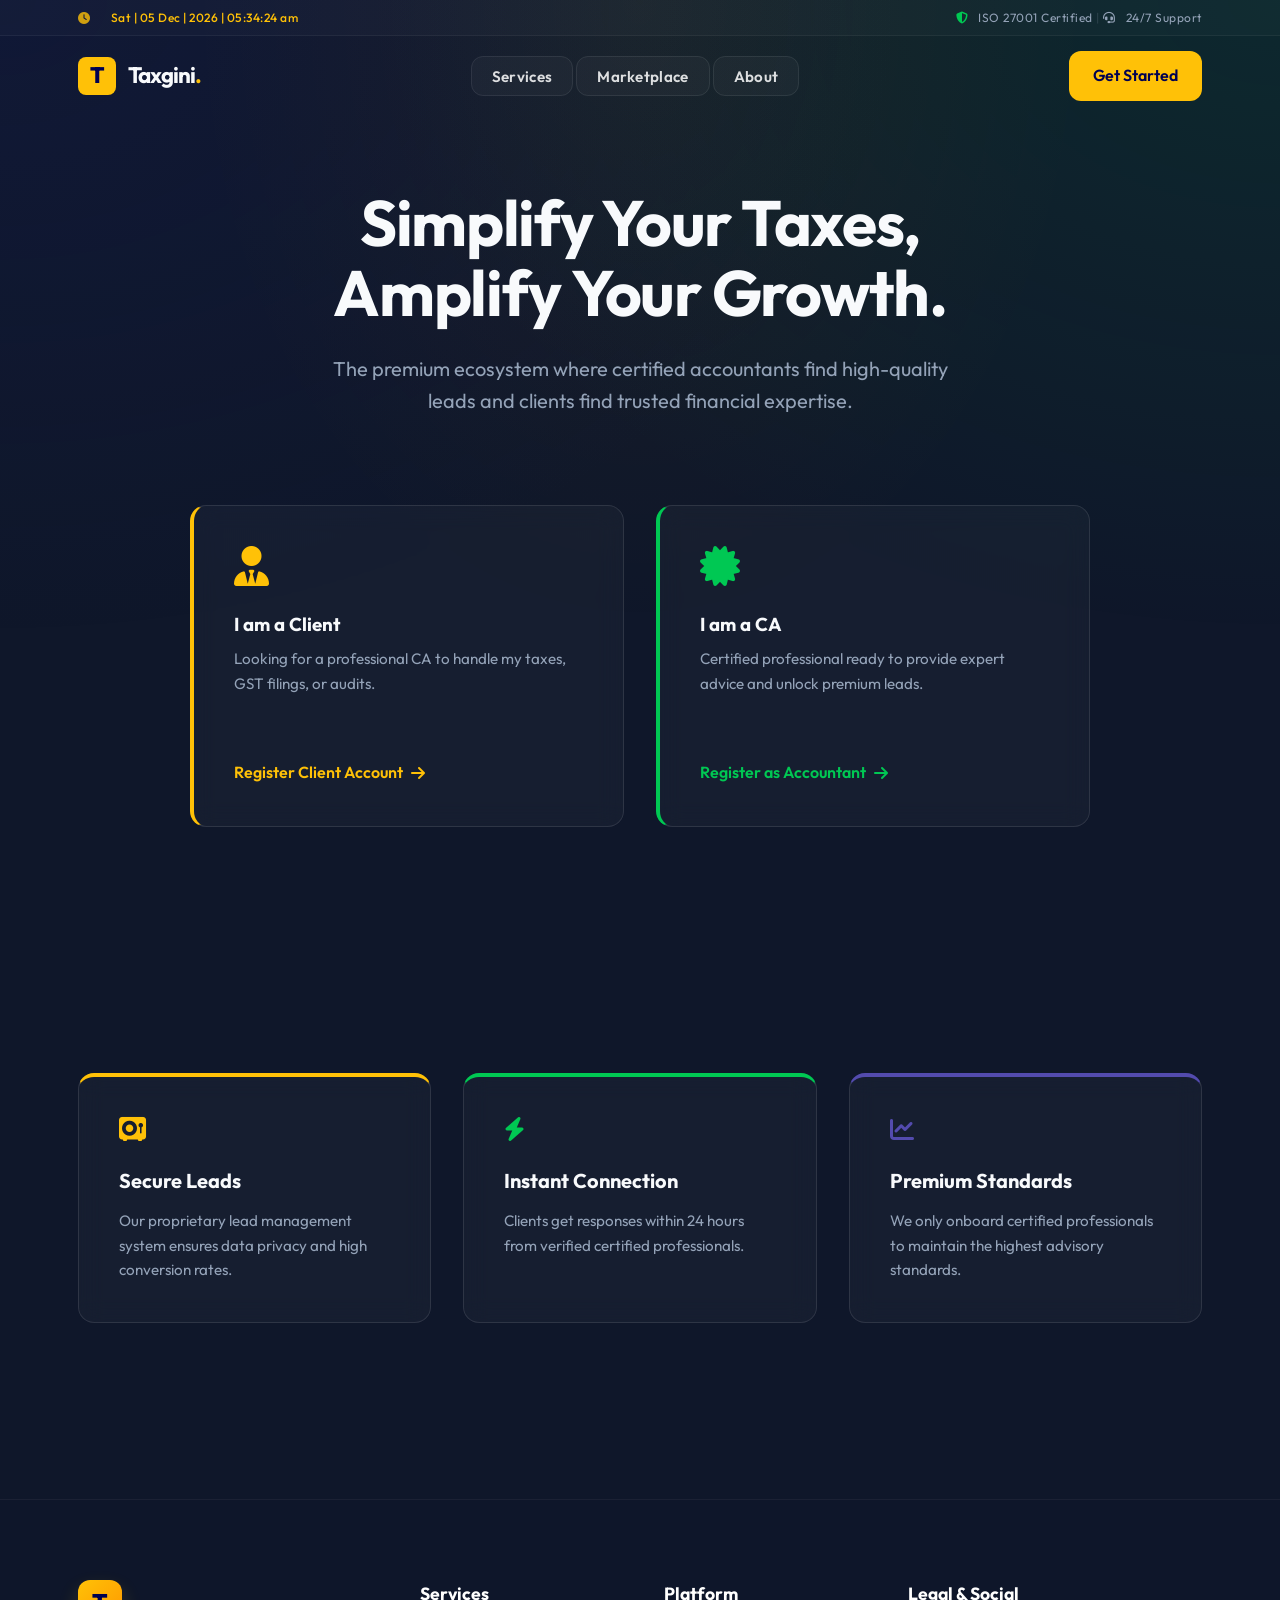
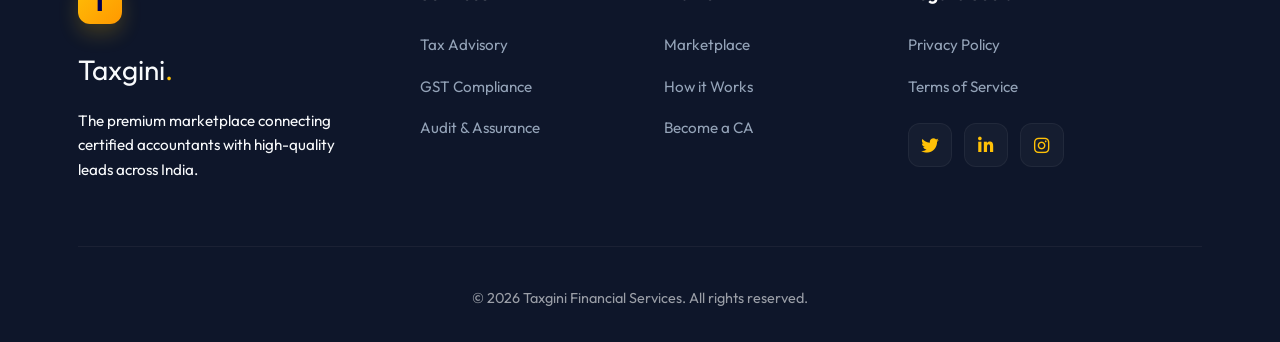
<file: index.html>
<!DOCTYPE html>
<html lang="en">
<head>
    <meta charset="UTF-8">
    <meta name="viewport" content="width=device-width, initial-scale=1.0">
    <title>Taxgini | Premium Tax Advisory & Lead Marketplace</title>
    <meta name="description" content="Taxgini connects certified accountants with clients for seamless tax advisory and compliance services.">
    <link rel="stylesheet" href="css/index.css">
    <link rel="stylesheet" href="css/optimize.css">
    <link rel="stylesheet" href="https://cdnjs.cloudflare.com/ajax/libs/font-awesome/6.4.0/css/all.min.css">
</head>
<body>
    <div class="bg-mesh"></div>

    <header id="main-header"></header>

    <!-- Hero Section -->
    <main class="container">
        <section class="hero fade-in">
            <h1>Simplify Your Taxes, <br><span class="title-gradient">Amplify Your Growth.</span></h1>
            <p>The premium ecosystem where certified accountants find high-quality leads and clients find trusted financial expertise.</p>
            
            <div class="cta-grid">
                <!-- Client CTA -->
                <a href="register.html?type=client" class="glass cta-card client" id="heroClientLink" style="text-decoration: none; color: inherit;">
                    <i class="fas fa-user-tie" style="font-size: 2.5rem; color: var(--secondary); margin-bottom: 1.5rem;"></i>
                    <h3>I am a Client</h3>
                    <p style="margin-top: 0.5rem; font-size: 0.95rem;">Looking for a professional CA to handle my taxes, GST filings, or audits.</p>
                    <div style="margin-top: 1.5rem; display: flex; align-items: center; gap: 0.5rem; font-weight: 600; color: var(--secondary);">
                        Register Client Account <i class="fas fa-arrow-right"></i>
                    </div>
                </a>

                <!-- CA CTA -->
                <a href="register.html?type=ca" class="glass cta-card ca" id="heroCaLink" style="text-decoration: none; color: inherit;">
                    <i class="fas fa-certificate" style="font-size: 2.5rem; color: var(--success); margin-bottom: 1.5rem;"></i>
                    <h3>I am a CA</h3>
                    <p style="margin-top: 0.5rem; font-size: 0.95rem;">Certified professional ready to provide expert advice and unlock premium leads.</p>
                    <div style="margin-top: 1.5rem; display: flex; align-items: center; gap: 0.5rem; font-weight: 600; color: var(--success);">
                        Register as Accountant <i class="fas fa-arrow-right"></i>
                    </div>
                </a>
            </div>
        </section>

        <!-- Features -->
        <section class="features-grid">
            <div class="glass" style="padding: 2.5rem; border-top: 4px solid var(--secondary);">
                <i class="fas fa-vault" style="font-size: 1.5rem; color: var(--secondary); margin-bottom: 1.5rem;"></i>
                <h4 style="font-size: 1.25rem;">Secure Leads</h4>
                <p style="color: var(--text-secondary); font-size: 0.95rem; margin-top: 0.75rem;">Our proprietary lead management system ensures data privacy and high conversion rates.</p>
            </div>
            <div class="glass" style="padding: 2.5rem; border-top: 4px solid var(--success);">
                <i class="fas fa-bolt" style="font-size: 1.5rem; color: var(--success); margin-bottom: 1.5rem;"></i>
                <h4 style="font-size: 1.25rem;">Instant Connection</h4>
                <p style="color: var(--text-secondary); font-size: 0.95rem; margin-top: 0.75rem;">Clients get responses within 24 hours from verified certified professionals.</p>
            </div>
            <div class="glass" style="padding: 2.5rem; border-top: 4px solid var(--primary-light);">
                <i class="fas fa-chart-line" style="font-size: 1.5rem; color: var(--primary-light); margin-bottom: 1.5rem;"></i>
                <h4 style="font-size: 1.25rem;">Premium Standards</h4>
                <p style="color: var(--text-secondary); font-size: 0.95rem; margin-top: 0.75rem;">We only onboard certified professionals to maintain the highest advisory standards.</p>
            </div>
        </section>
    </main>

    <footer id="main-footer"></footer>

    <script type="module">
        import Taxgini from './js/function.js';
        const user = Taxgini.checkSession();
        if (user) {
            const dashboardUrl = user.type === 'ca' ? 'ca-dashboard.html' : 'client-dashboard.html';
            document.getElementById('heroClientLink').href = dashboardUrl;
            document.getElementById('heroCaLink').href = dashboardUrl;
        }
    </script>
</body>
</html>
</file>
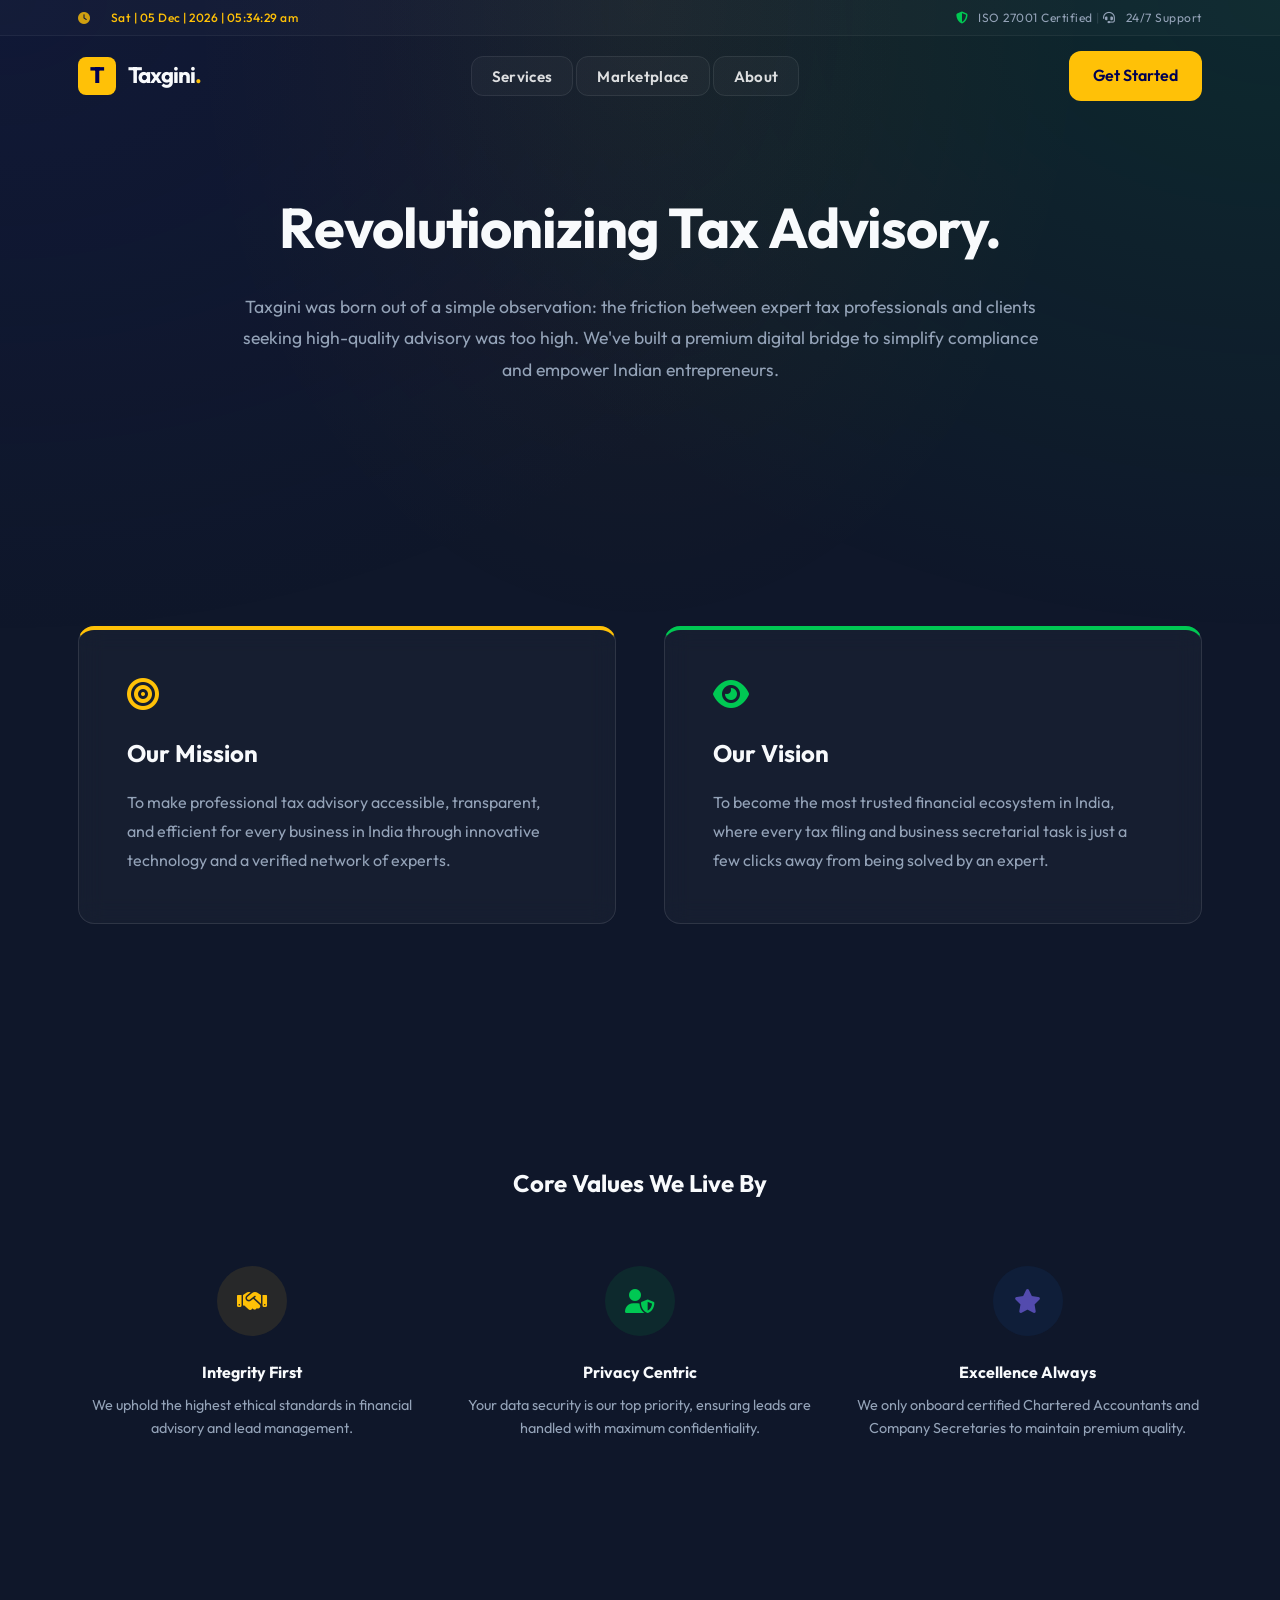
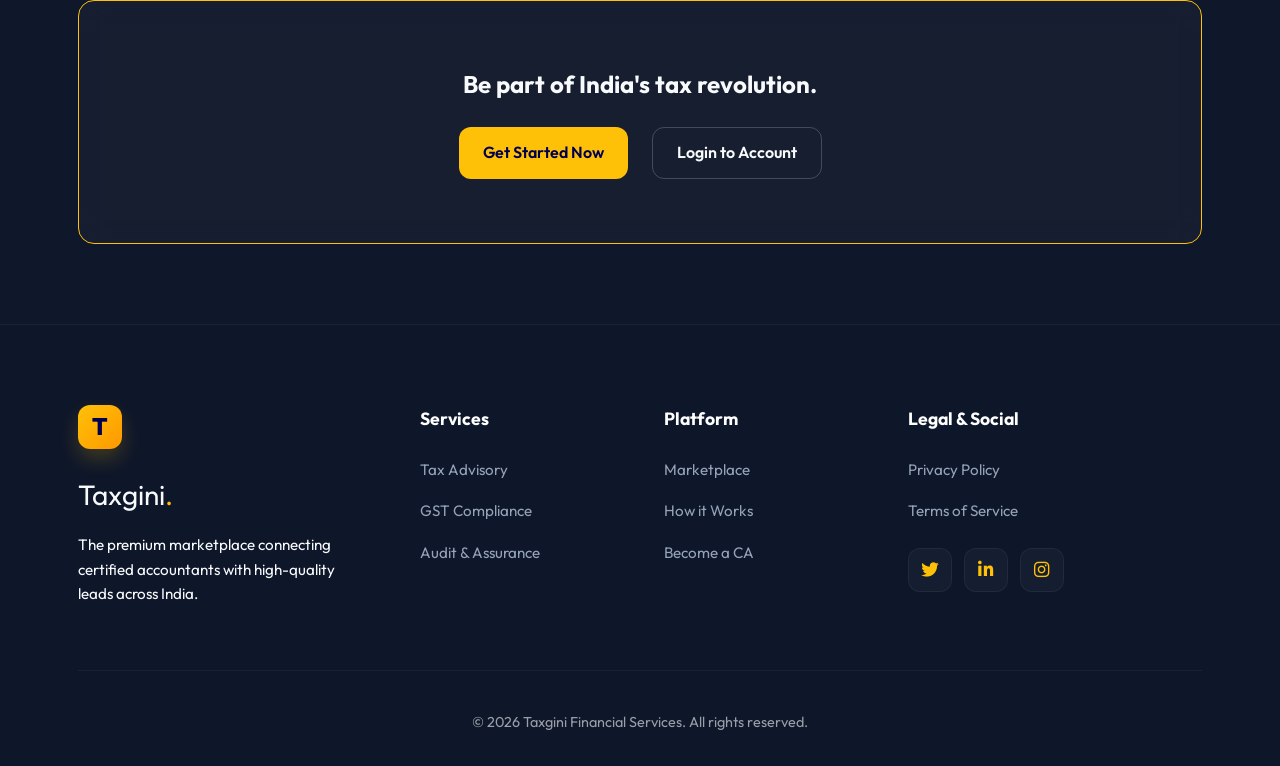
<file: about.html>
<!DOCTYPE html>
<html lang="en">
<head>
    <meta charset="UTF-8">
    <meta name="viewport" content="width=device-width, initial-scale=1.0">
    <title>About Us | Taxgini</title>
    <link rel="stylesheet" href="css/index.css">
    <link rel="stylesheet" href="css/optimize.css">
    <link rel="stylesheet" href="https://cdnjs.cloudflare.com/ajax/libs/font-awesome/6.4.0/css/all.min.css">
</head>
<body>
    <div class="bg-mesh"></div>

    <header id="main-header"></header>

    <main class="container">
        <section style="padding: 5rem 0; text-align: center;" class="fade-in">
            <h1 style="font-size: 3.5rem; margin-bottom: 2rem;">Revolutionizing <span class="title-gradient">Tax Advisory.</span></h1>
            <p style="max-width: 800px; margin: 0 auto; color: var(--text-secondary); line-height: 1.8; font-size: 1.1rem;">Taxgini was born out of a simple observation: the friction between expert tax professionals and clients seeking high-quality advisory was too high. We've built a premium digital bridge to simplify compliance and empower Indian entrepreneurs.</p>
        </section>

        <!-- Mission & Vision -->
        <section style="display: grid; grid-template-columns: 1fr 1fr; gap: 3rem; margin: 4rem 0;">
            <div class="glass" style="padding: 3rem; border-top: 4px solid var(--secondary);">
                <i class="fas fa-bullseye" style="font-size: 2rem; color: var(--secondary); margin-bottom: 1.5rem;"></i>
                <h2 style="margin-bottom: 1rem;">Our Mission</h2>
                <p style="color: var(--text-secondary); line-height: 1.8;">To make professional tax advisory accessible, transparent, and efficient for every business in India through innovative technology and a verified network of experts.</p>
            </div>
            <div class="glass" style="padding: 3rem; border-top: 4px solid var(--success);">
                <i class="fas fa-eye" style="font-size: 2rem; color: var(--success); margin-bottom: 1.5rem;"></i>
                <h2 style="margin-bottom: 1rem;">Our Vision</h2>
                <p style="color: var(--text-secondary); line-height: 1.8;">To become the most trusted financial ecosystem in India, where every tax filing and business secretarial task is just a few clicks away from being solved by an expert.</p>
            </div>
        </section>

        <!-- Core Values -->
        <section style="padding: 5rem 0;">
            <h2 style="text-align: center; margin-bottom: 4rem;">Core Values We Live By</h2>
            <div style="display: grid; grid-template-columns: repeat(3, 1fr); gap: 2.5rem;">
                <div style="text-align: center;">
                    <div style="width: 70px; height: 70px; background: rgba(251, 192, 45, 0.1); border-radius: 50%; display: flex; align-items: center; justify-content: center; margin: 0 auto 1.5rem; color: var(--secondary); font-size: 1.5rem;">
                         <i class="fas fa-handshake"></i>
                    </div>
                    <h4>Integrity First</h4>
                    <p style="color: var(--text-secondary); font-size: 0.9rem; margin-top: 0.5rem;">We uphold the highest ethical standards in financial advisory and lead management.</p>
                </div>
                <div style="text-align: center;">
                    <div style="width: 70px; height: 70px; background: rgba(0, 200, 83, 0.1); border-radius: 50%; display: flex; align-items: center; justify-content: center; margin: 0 auto 1.5rem; color: var(--success); font-size: 1.5rem;">
                         <i class="fas fa-user-shield"></i>
                    </div>
                    <h4>Privacy Centric</h4>
                    <p style="color: var(--text-secondary); font-size: 0.9rem; margin-top: 0.5rem;">Your data security is our top priority, ensuring leads are handled with maximum confidentiality.</p>
                </div>
                <div style="text-align: center;">
                    <div style="width: 70px; height: 70px; background: rgba(21, 101, 192, 0.1); border-radius: 50%; display: flex; align-items: center; justify-content: center; margin: 0 auto 1.5rem; color: var(--primary-light); font-size: 1.5rem;">
                         <i class="fas fa-star"></i>
                    </div>
                    <h4>Excellence Always</h4>
                    <p style="color: var(--text-secondary); font-size: 0.9rem; margin-top: 0.5rem;">We only onboard certified Chartered Accountants and Company Secretaries to maintain premium quality.</p>
                </div>
            </div>
        </section>

        <!-- CTA -->
        <section class="glass" style="margin: 5rem 0; padding: 4rem; text-align: center; border: 1px solid var(--secondary);">
            <h2 style="margin-bottom: 1.5rem;">Be part of India's tax revolution.</h2>
            <div style="display: flex; gap: 1.5rem; justify-content: center;">
                <a href="register.html" class="btn btn-primary btn-lg">Get Started Now</a>
                <a href="login.html" class="btn btn-outline btn-lg">Login to Account</a>
            </div>
        </section>
    </main>

    <footer id="main-footer"></footer>

    <script type="module">
        import Taxgini from './js/function.js';
        // Global UI initialized via shared module
    </script>
</body>
</html>
</file>
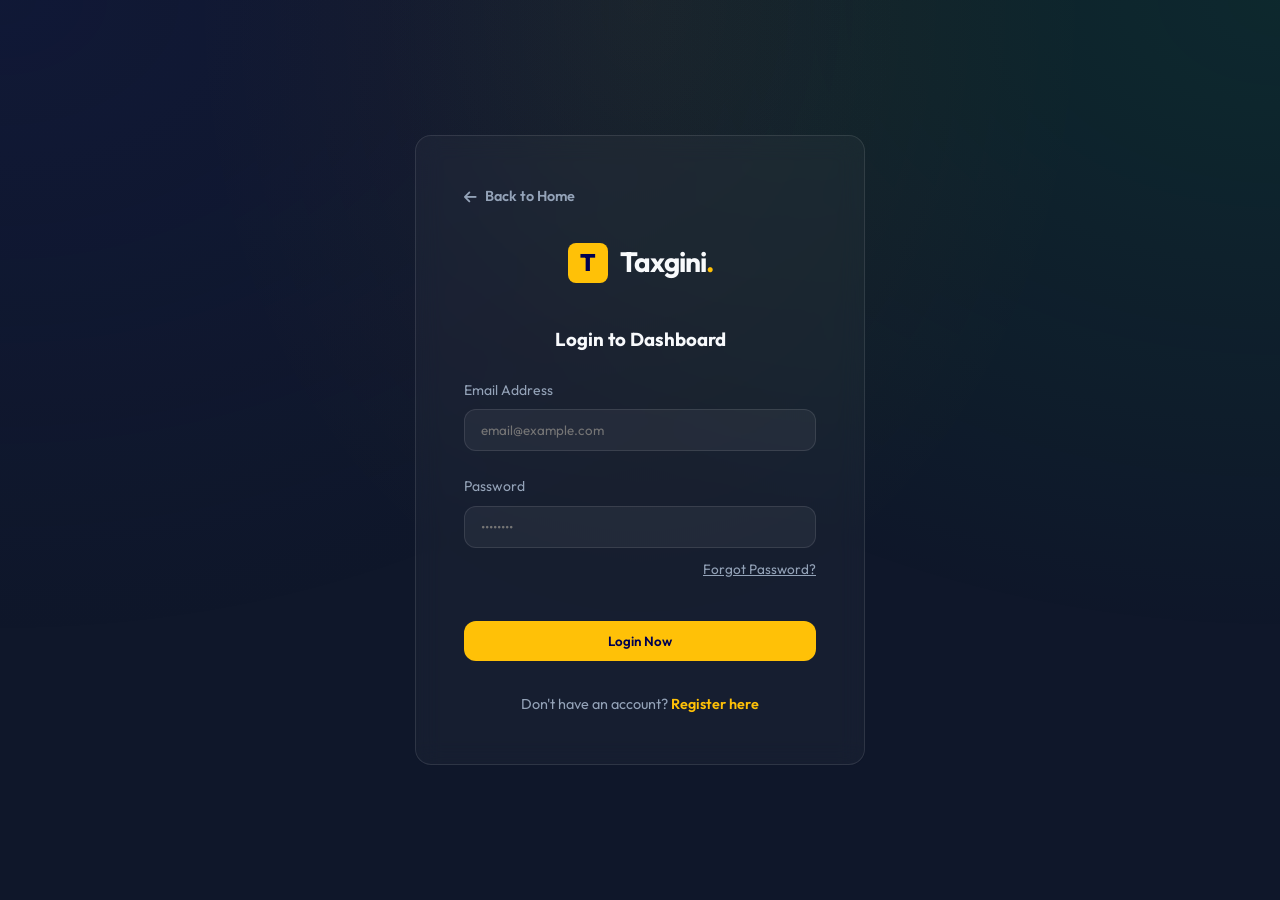
<file: ca-dashboard.html>
<!DOCTYPE html>
<html lang="en">
<head>
    <meta charset="UTF-8">
    <meta name="viewport" content="width=device-width, initial-scale=1.0">
    <title>CA Dashboard | Taxgini Marketplace</title>
    <link rel="stylesheet" href="css/index.css">
    <link rel="stylesheet" href="css/optimize.css">
    <link rel="stylesheet" href="https://cdnjs.cloudflare.com/ajax/libs/font-awesome/6.4.0/css/all.min.css">
    <style>
        .lead-detail-locked {
            filter: blur(4px);
            user-select: none;
            opacity: 0.5;
        }
    </style>
</head>
<body>
    <div class="bg-mesh"></div>

    <header id="main-header"></header>

    <div class="dash-layout container">
        <aside class="sidebar glass">
            <div style="margin-bottom: 3rem;">
                <div style="color: var(--secondary); font-size: 0.75rem; font-weight: 700; letter-spacing: 2px; margin-bottom: 0.5rem;">DASHBOARD</div>
                <h3 style="font-size: 1.25rem;">CA Dashboard</h3>
            </div>
            
            <nav style="display: flex; flex-direction: column; gap: 1rem;">
                <a href="ca-dashboard.html" class="nav-item active glass-pill" style="display: flex; align-items: center; text-decoration: none;"><i class="fas fa-home" style="margin-right: 0.75rem;"></i> Overview</a>
                <a href="Leads.html" class="nav-item glass-pill" style="display: flex; align-items: center; text-decoration: none;"><i class="fas fa-store" style="margin-right: 0.75rem;"></i> Browse Leads</a>
                <a href="wallet.html" class="nav-item glass-pill" style="display: flex; align-items: center; text-decoration: none;"><i class="fas fa-wallet" style="margin-right: 0.75rem;"></i> My Wallet</a>
            </nav>
 
            <div style="margin-top: auto; padding-top: 3rem; border-top: 1px solid rgba(255,255,255,0.05);">
                <a href="https://wa.me/918051648462" class="btn btn-outline" style="width: 100%; border-color: var(--secondary); color: var(--secondary); margin-bottom: 1.5rem; font-size: 0.85rem; justify-content: flex-start;">
                    <i class="fas fa-headset" style="margin-right: 0.5rem;"></i> Live Support
                </a>
                
                <div style="font-size: 0.75rem; color: var(--text-secondary); margin-bottom: 2rem;">
                    <div style="display: flex; align-items: center; gap: 0.5rem; margin-bottom: 0.5rem;">
                        <i class="fas fa-shield-alt" style="color: var(--success);"></i> ISO 27001 Certified
                    </div>
                </div>
 
                <button id="logoutBtn" class="nav-item" style="color: #ef4444; width: 100%; border: none; background: transparent; cursor: pointer; text-align: left; display: flex; align-items: center; padding: 0.5rem 0;">
                    <i class="fas fa-sign-out-alt" style="margin-right: 0.75rem;"></i> Logout
                </button>
            </div>
        </aside>
 
        <main class="main-content">
            <header style="margin-bottom: 3rem;">
                <h2 class="title-gradient" id="welcomeUser">CA Marketplace</h2>
                <p style="color: var(--text-secondary); font-size: 0.9rem;">Grow your practice with premium verified leads.</p>
            </header>
 
            <div id="marketplaceView">
                <div class="stats-grid">
                    <div class="glass stat-card" style="border-left: 4px solid var(--secondary);">
                        <div style="color: var(--text-secondary); font-size: 0.85rem;">Marketplace Leads</div>
                        <div class="value" id="availCount">0</div>
                        <a href="Leads.html" style="font-size: 0.75rem; color: var(--secondary); text-decoration: none;">Browse Leads <i class="fas fa-arrow-right"></i></a>
                    </div>
                    <div class="glass stat-card" style="border-left: 4px solid var(--success);">
                        <div style="color: var(--text-secondary); font-size: 0.85rem;">Wallet Balance</div>
                        <div class="value" id="walletBalance">₹0</div>
                    </div>
                    <div class="glass stat-card" style="border-left: 4px solid var(--primary-light);">
                        <div style="color: var(--text-secondary); font-size: 0.85rem;">Active Leads</div>
                        <div class="value">24</div>
                    </div>
                </div>
 
                <div class="glass" style="padding: clamp(1.5rem, 5vw, 2.5rem); min-height: 400px;">
                    <header style="display: flex; justify-content: space-between; align-items: center; margin-bottom: 2rem; flex-wrap: wrap; gap: 1rem;">
                         <h3 style="margin-bottom: 0;">Featured Leads</h3>
                         <a href="Leads.html" class="btn btn-outline btn-sm">View All Leads</a>
                    </header>
                    <div class="lead-grid" id="marketLeads">
                        <!-- Marketplace leads injected here -->
                    </div>
                </div>
            </div>
 
            <div id="cabinetView" style="display: none;">
                <div class="glass" style="padding: clamp(1.5rem, 5vw, 2.5rem);">
                    <h3 style="margin-bottom: 1.5rem;">My Cabinet (Acquired Leads)</h3>
                    <div class="lead-grid" id="purchasedLeads">
                        <!-- Cabinet leads injected here -->
                    </div>
                </div>
            </div>
        </main>
    </div>

    <footer id="main-footer"></footer>

    <script type="module">
        import Storage from './js/storage.js';
        import Taxgini from './js/function.js';
        import LeadsVault from './js/leadsvault.js';

        const user = Taxgini.checkSession();
        if (!user || user.type !== 'ca') {
            window.location.href = 'login.html';
        }

        // Initialize UI with user data
        document.getElementById('welcomeUser').textContent = `${user.name}'s Dashboard`;
        document.getElementById('profileImg').src = `https://ui-avatars.com/api/?name=${encodeURIComponent(user.name)}&background=00c853&color=fff`;
        if (user.licenseNo) {
            document.getElementById('caLicense').textContent = user.licenseNo;
        }

        document.getElementById('logoutBtn').onclick = () => Taxgini.logout();

        const marketView = document.getElementById('marketplaceView');
        const cabinetView = document.getElementById('cabinetView');
        
        // Navigation logic for Dashboard links (since we consolidated)
        const marketLeadsContainer = document.getElementById('marketLeads');
        const purchasedLeadsContainer = document.getElementById('purchasedLeads');
        const availCountElem = document.getElementById('availCount');
        const walletBalanceElem = document.getElementById('walletBalance');
        const walletSideElem = document.getElementById('walletSide');

        function updateUI() {
            // Get freshest user data
            const currentUser = Storage.getCurrentUser();
            const availLeads = Storage.getAvailableLeads();
            const purchasedLeads = Storage.getPurchasedLeads();
            
            availCountElem.textContent = availLeads.length;
            walletBalanceElem.textContent = `₹${currentUser.wallet.toLocaleString()}`;
            walletSideElem.textContent = `₹${currentUser.wallet.toLocaleString()}`;

            // Use LeadsVault to render marketplace preview
            LeadsVault.renderMarketplace('marketLeads');

            // Render Cabinet (Purchased Leads)
            purchasedLeadsContainer.innerHTML = purchasedLeads.map(lead => `
                <div class="glass lead-card fade-in" style="padding: 1.5rem; display: block; border-left: 4px solid var(--success);">
                    <div style="display: flex; justify-content: space-between; align-items: flex-start; margin-bottom: 1rem;">
                        <div>
                            <span class="lead-badge" style="background: rgba(0, 200, 83, 0.1); color: var(--success); margin-bottom: 0.5rem; display: inline-block;">UNLOCKED</span>
                            <h4>${lead.serviceType}</h4>
                            <p style="font-size: 0.9rem; color: var(--secondary); font-weight: 600;">Client: ${lead.clientName}</p>
                        </div>
                        <div style="text-align: right;">
                            <a href="mailto:${lead.clientEmail}" class="btn btn-primary btn-sm"><i class="fas fa-paper-plane"></i> Contact Now</a>
                        </div>
                    </div>
                    <div style="background: rgba(0,0,0,0.2); border-radius: 0.5rem; padding: 1rem; margin-top: 1rem;">
                        <h5 style="margin-bottom: 0.5rem; color: var(--success);"><i class="fas fa-address-book"></i> Contact Details</h5>
                        <div style="display: flex; flex-direction: column; gap: 0.5rem; font-size: 1rem;">
                            <span><i class="fas fa-phone" style="width: 20px;"></i> ${lead.clientPhone}</span>
                            <span><i class="fas fa-envelope" style="width: 20px;"></i> ${lead.clientEmail}</span>
                        </div>
                    </div>
                    <div style="margin-top: 1rem; font-size: 0.85rem; color: var(--text-secondary);">
                        Purchased on: ${new Date(lead.purchasedAt).toLocaleString()}
                    </div>
                </div>
            `).join('') || '<div style="text-align: center; color: var(--text-secondary);">You haven\'t unlocked any leads yet.</div>';
        }

        updateUI();
    </script>
</body>
</html>
</file>
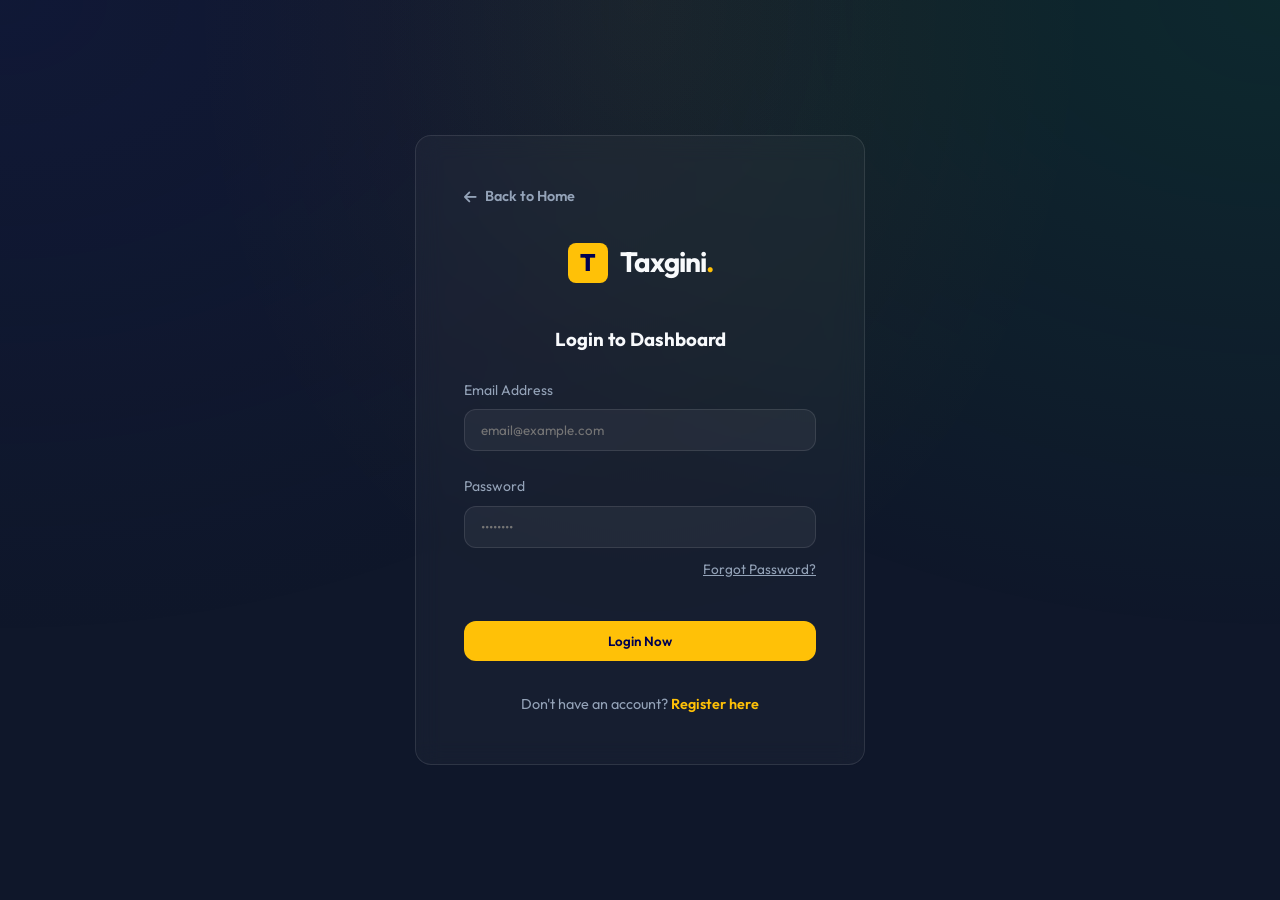
<file: client-dashboard.html>
<!DOCTYPE html>
<html lang="en">
<head>
    <meta charset="UTF-8">
    <meta name="viewport" content="width=device-width, initial-scale=1.0">
    <title>Client Dashboard | Taxgini</title>
    <link rel="stylesheet" href="css/index.css">
    <link rel="stylesheet" href="css/optimize.css">
    <link rel="stylesheet" href="https://cdnjs.cloudflare.com/ajax/libs/font-awesome/6.4.0/css/all.min.css">
</head>
<body>
    <div class="bg-mesh"></div>

    <header id="main-header"></header>
    <div class="dash-layout container">
        <aside class="sidebar glass">
            <nav style="display: flex; flex-direction: column; gap: 1rem;">
                <a href="#" class="nav-item active glass-pill"><i class="fas fa-home" style="margin-right: 0.75rem;"></i> Dashboard</a>
                <a href="#" class="nav-item glass-pill"><i class="fas fa-plus-circle" style="margin-right: 0.75rem;"></i> Post Request</a>
                <a href="#" class="nav-item glass-pill"><i class="fas fa-history" style="margin-right: 0.75rem;"></i> My Requests</a>
                <a href="#" class="nav-item glass-pill"><i class="fas fa-cog" style="margin-right: 0.75rem;"></i> Settings</a>
            </nav>

            <div style="margin-top: auto; padding-top: 3rem; border-top: 1px solid rgba(255,255,255,0.05);">
                <a href="https://wa.me/918051648462" class="btn btn-outline" style="width: 100%; border-color: var(--secondary); color: var(--secondary); margin-bottom: 1.5rem; font-size: 0.85rem; justify-content: flex-start;">
                    <i class="fas fa-headset" style="margin-right: 0.5rem;"></i> Live Support
                </a>
                
                <div style="font-size: 0.75rem; color: var(--text-secondary); margin-bottom: 2rem;">
                    <div style="display: flex; align-items: center; gap: 0.5rem; margin-bottom: 0.5rem;">
                        <i class="fas fa-shield-alt" style="color: var(--success);"></i> ISO 27001 Certified
                    </div>
                </div>

                <button id="logoutBtn" class="nav-item" style="color: #ef4444; width: 100%; border: none; background: transparent; cursor: pointer; text-align: left; display: flex; align-items: center; padding: 0.5rem 0;">
                    <i class="fas fa-sign-out-alt" style="margin-right: 0.75rem;"></i> Logout
                </button>
            </div>
        </aside>

        <main class="main-content">
            <header style="display: flex; justify-content: space-between; align-items: center; margin-bottom: 3rem; flex-wrap: wrap; gap: 1.5rem;">
                <div>
                    <h2 class="title-gradient" id="welcomeUser">Welcome, Client</h2>
                    <p style="color: var(--text-secondary); font-size: 0.9rem;">Manage your tax requirements effortlessly.</p>
                </div>
                <div style="display: flex; align-items: center; gap: 1rem;">
                    <div class="glass hide-mobile" style="padding: 0.5rem 1rem; border-radius: 0.5rem; font-size: 0.85rem; color: var(--text-secondary);">Premium Member</div>
                </div>
            </header>

            <div class="stats-grid">
                <div class="glass stat-card" style="border-left: 4px solid var(--secondary);">
                    <div style="color: var(--text-secondary); font-size: 0.85rem;">Active Requests</div>
                    <div class="value" id="activeCount">0</div>
                    <div style="color: var(--success); font-size: 0.75rem;">+1 this week</div>
                </div>
                <div class="glass stat-card" style="border-left: 4px solid var(--success);">
                    <div style="color: var(--text-secondary); font-size: 0.85rem;">Completed Service</div>
                    <div class="value">0</div>
                    <div style="color: var(--text-secondary); font-size: 0.75rem;">Join Premium to get more</div>
                </div>
                <div class="glass stat-card" style="border-left: 4px solid var(--primary-light);">
                    <div style="color: var(--text-secondary); font-size: 0.85rem;">Verified CA Matches</div>
                    <div class="value">12+</div>
                    <div style="color: var(--secondary); font-size: 0.75rem;">Top rated professionals</div>
                </div>
            </div>

            <div style="display: grid; grid-template-columns: repeat(auto-fit, minmax(350px, 1fr)); gap: 2.5rem; align-items: start;">
                <!-- Post Request Form -->
                <div>
                    <h3 style="margin-bottom: 1.5rem;">Post New Service Request</h3>
                    <form id="requestForm" class="glass" style="padding: 2.5rem;">
                        <div class="input-group">
                            <label>Service Type</label>
                            <select class="input" id="serviceType" required>
                                <option value="GST Filing">GST Filing</option>
                                <option value="Income Tax Return">Income Tax Return</option>
                                <option value="Audit & Compliance">Audit & Compliance</option>
                                <option value="Company Registration">Company Registration</option>
                                <option value="Other Financial Advice">Other Financial Advice</option>
                            </select>
                        </div>
                        <div class="input-group">
                            <label>Your Name</label>
                            <input type="text" class="input" id="clientName" placeholder="Enter your full name" required>
                        </div>
                        <div class="input-group">
                            <label>Contact Email</label>
                            <input type="email" class="input" id="clientEmail" placeholder="email@example.com" required>
                        </div>
                        <div class="input-group">
                            <label>Phone Number</label>
                            <input type="tel" class="input" id="clientPhone" placeholder="+91 00000 00000" required>
                        </div>
                        <div class="input-group">
                            <label>Estimated Budget / Service Value</label>
                            <select class="input" id="budgetRange" required>
                                <option value="₹1,000 - ₹5,000">₹1,000 - ₹5,000</option>
                                <option value="₹5,000 - ₹15,000">₹5,000 - ₹15,000</option>
                                <option value="₹15,000 - ₹50,000">₹15,000 - ₹50,000</option>
                                <option value="₹50,000+">₹50,000+</option>
                            </select>
                        </div>
                        <div class="input-group">
                            <label>Description of Requirement</label>
                            <textarea class="input" id="description" rows="4" placeholder="Briefly describe your tax needs..." required></textarea>
                        </div>
                        <button type="submit" class="btn btn-primary" style="width: 100%; padding: 1.25rem;">Post Lead</button>
                    </form>
                </div>

                <!-- My Recent Requests -->
                <div>
                    <h3 style="margin-bottom: 1.5rem;">My Lead History</h3>
                    <div class="lead-grid" id="leadHistory">
                        <!-- Leads injected here -->
                    </div>
                </div>
            </div>
        </main>
    </div>

    <footer id="main-footer"></footer>

    <script type="module">
        import Storage from './js/storage.js';
        import Taxgini from './js/function.js';
        import LeadsVault from './js/leadsvault.js';

        const user = Taxgini.checkSession();
        if (!user || user.type !== 'client') {
            window.location.href = 'login.html';
        }

        // Initialize UI with user data
        document.getElementById('welcomeUser').textContent = `Welcome, ${user.name}`;
        document.getElementById('profileImg').src = `https://ui-avatars.com/api/?name=${encodeURIComponent(user.name)}&background=fbc02d&color=1a237e`;
        document.getElementById('clientName').value = user.name || '';
        document.getElementById('clientEmail').value = user.email || '';
        document.getElementById('clientPhone').value = user.phone || '';

        document.getElementById('logoutBtn').onclick = () => Taxgini.logout();

        const form = document.getElementById('requestForm');
        const historyContainer = document.getElementById('leadHistory');
        const activeCountElem = document.getElementById('activeCount');

        function updateUI() {
            const allLeads = Storage.getAllLeads();
            // Show only leads belonging to this client
            const myLeads = allLeads.filter(l => l.clientEmail === user.email);
            
            activeCountElem.textContent = myLeads.filter(l => l.status === 'available').length;
            
            historyContainer.innerHTML = myLeads.map(lead => `
                <div class="glass lead-card fade-in">
                    <div class="lead-info">
                        <h4>${lead.serviceType}</h4>
                        <div style="font-size: 0.8rem; color: var(--text-secondary); margin-bottom: 0.5rem;">ID: ${lead.id} | ${new Date(lead.createdAt).toLocaleDateString()}</div>
                        <span class="lead-badge" style="background: ${lead.status === 'available' ? 'rgba(255,193,7,0.1)' : 'rgba(0,200,83,0.1)'}; color: ${lead.status === 'available' ? 'var(--secondary)' : 'var(--success)'};">
                            ${lead.status === 'available' ? 'In Review (Visible to CAs)' : 'Lead Purchased by CA'}
                        </span>
                    </div>
                    <div style="text-align: right;">
                        <div style="font-weight: 600; font-size: 0.9rem;">Status</div>
                        <div style="font-size: 0.8rem; color: var(--text-secondary);">${lead.status.toUpperCase()}</div>
                    </div>
                </div>
            `).join('') || '<div class="glass" style="padding: 2rem; text-align: center; color: var(--text-secondary);">No requests posted yet.</div>';
        }

        form.addEventListener('submit', (e) => {
            e.preventDefault();
            const formData = {
                clientName: document.getElementById('clientName').value,
                clientEmail: document.getElementById('clientEmail').value,
                clientPhone: document.getElementById('clientPhone').value,
                serviceType: document.getElementById('serviceType').value,
                description: document.getElementById('description').value,
                budget: document.getElementById('budgetRange').value
            };

            const result = LeadsVault.postLead(formData);
            if (result.success) {
                Taxgini.notify('Your request has been successfully posted! CAs will contact you soon.', 'success');
                setTimeout(() => location.reload(), 2000);
            } else {
                Taxgini.notify(result.message, 'error');
            }
        });

        // Initial update
        updateUI();
    </script>
</body>
</html>
</file>
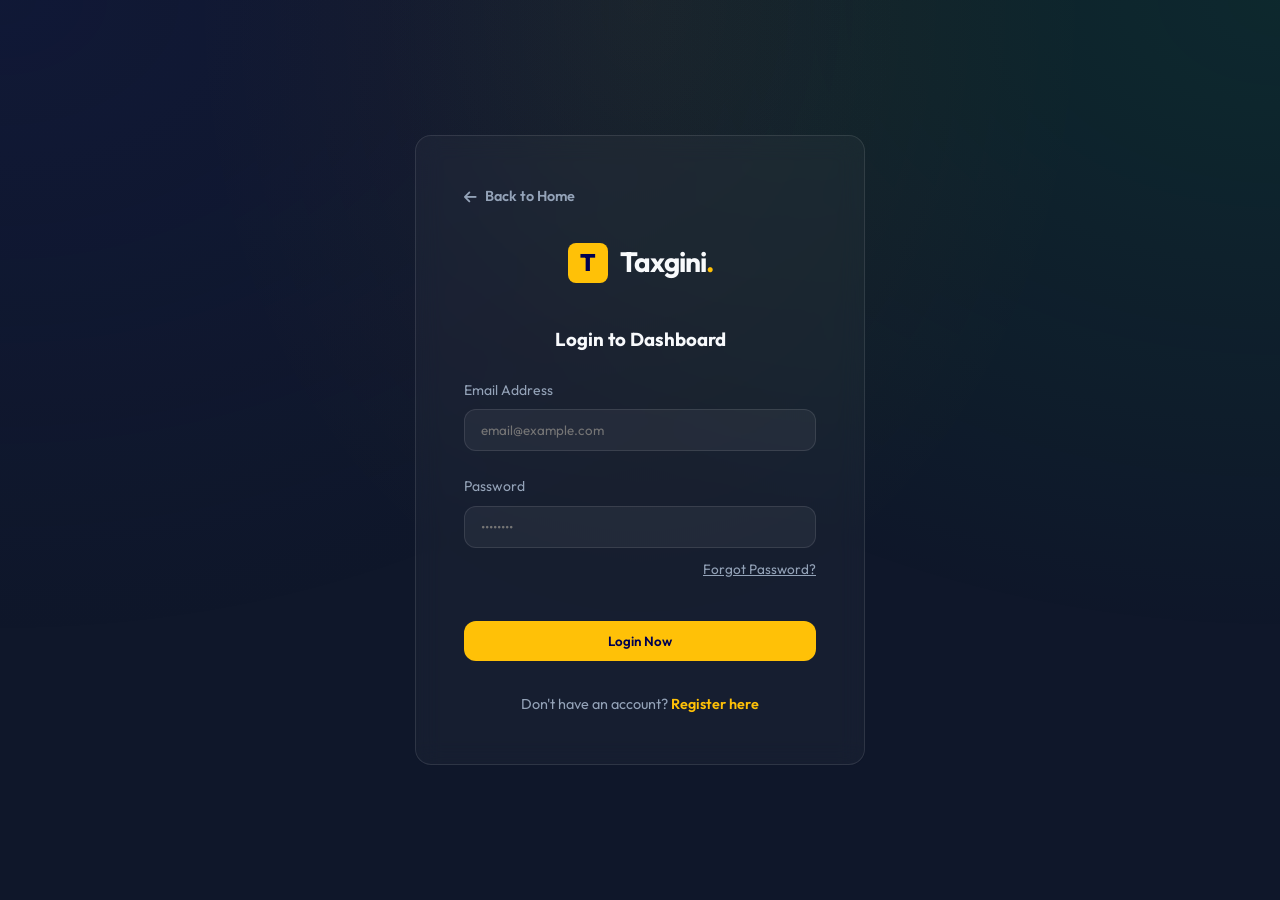
<file: Leads.html>
<!DOCTYPE html>
<html lang="en">
<head>
    <meta charset="UTF-8">
    <meta name="viewport" content="width=device-width, initial-scale=1.0">
    <title>CA Marketplace | Leads Taxgini</title>
    <link rel="stylesheet" href="css/index.css">
    <link rel="stylesheet" href="css/optimize.css">
    <link rel="stylesheet" href="https://cdnjs.cloudflare.com/ajax/libs/font-awesome/6.4.0/css/all.min.css">
    <style>
        .filter-bar {
            margin-bottom: 2rem;
            display: grid;
            grid-template-columns: 1fr auto auto;
            gap: 1rem;
            align-items: center;
        }
        @media (max-width: 768px) {
            .filter-bar {
                grid-template-columns: 1fr;
            }
        }
        .leads-grid {
            display: grid;
            grid-template-columns: repeat(auto-fill, minmax(320px, 1fr));
            gap: 1.5rem;
        }
    </style>
</head>
<body>
    <div class="bg-mesh"></div>

    <header id="main-header"></header>

    <div class="dash-layout container">
        <aside class="sidebar glass">
            <div style="margin-bottom: 3rem;">
                <div style="color: var(--secondary); font-size: 0.75rem; font-weight: 700; letter-spacing: 2px; margin-bottom: 0.5rem;">DASHBOARD</div>
                <h3 style="font-size: 1.25rem;">Marketplace</h3>
            </div>
            
            <nav style="display: flex; flex-direction: column; gap: 1rem;">
                <a href="ca-dashboard.html" class="nav-item glass-pill" style="display: flex; align-items: center; text-decoration: none;"><i class="fas fa-home" style="margin-right: 0.75rem;"></i> Overview</a>
                <a href="Leads.html" class="nav-item active glass-pill" style="display: flex; align-items: center; text-decoration: none;"><i class="fas fa-store" style="margin-right: 0.75rem;"></i> Browse Leads</a>
                <a href="wallet.html" class="nav-item glass-pill" style="display: flex; align-items: center; text-decoration: none;"><i class="fas fa-wallet" style="margin-right: 0.75rem;"></i> My Wallet</a>
            </nav>

            <div style="margin-top: auto; padding-top: 3rem; border-top: 1px solid rgba(255,255,255,0.05);">
                <a href="https://wa.me/918051648462" class="btn btn-outline" style="width: 100%; border-color: var(--secondary); color: var(--secondary); margin-bottom: 1.5rem; font-size: 0.85rem; justify-content: flex-start;">
                    <i class="fas fa-headset" style="margin-right: 0.5rem;"></i> Live Support
                </a>
                
                <div style="font-size: 0.75rem; color: var(--text-secondary); margin-bottom: 2rem;">
                    <div style="display: flex; align-items: center; gap: 0.5rem; margin-bottom: 0.5rem;">
                        <i class="fas fa-shield-alt" style="color: var(--success);"></i> ISO 27001 Certified
                    </div>
                </div>

                <button id="logoutBtn" class="nav-item" style="color: #ef4444; width: 100%; border: none; background: transparent; cursor: pointer; text-align: left; display: flex; align-items: center; padding: 0.5rem 0;">
                    <i class="fas fa-sign-out-alt" style="margin-right: 0.75rem;"></i> Logout
                </button>
            </div>
        </aside>

        <main class="main-content">
            <header style="margin-bottom: 3rem;">
                <h1 class="title-gradient" style="margin-bottom: 0.5rem;">Marketplace</h1>
                <p style="color: var(--text-secondary);">Browse verified client requests and bid on premium tax leads.</p>
            </header>

            <!-- Filters -->
            <div class="glass" style="padding: clamp(1rem, 5vw, 2rem); margin-bottom: 3rem; border-radius: 1.5rem;">
                <div class="filter-bar" style="display: grid; grid-template-columns: 1fr auto auto; gap: 1.5rem; align-items: center;">
                    <div style="position: relative;">
                        <i class="fas fa-search" style="position: absolute; left: 1.25rem; top: 50%; transform: translateY(-50%); color: var(--secondary); opacity: 0.7;"></i>
                        <input type="text" id="searchLeads" class="input glass-pill" style="padding-left: 3rem; width: 100%; border-radius: 1rem; background: rgba(255,255,255,0.03);" placeholder="Search leads by keywords, services...">
                    </div>
                    <select id="filterCategory" class="input glass-pill">
                        <option value="all">All Categories</option>
                        <option value="GST Filing">GST Filing</option>
                        <option value="Income Tax Return">Income Tax Return</option>
                        <option value="Audit & Compliance">Audit & Compliance</option>
                        <option value="Company Registration">Company Registration</option>
                    </select>
                    <button class="btn btn-primary" id="refreshBtn" style="border-radius: 1rem; padding: 0.75rem 2rem;"><i class="fas fa-sync-alt" style="margin-right: 0.5rem;"></i> Refresh</button>
                </div>
            </div>

            <!-- Leads View -->
            <div class="leads-grid" id="marketLeads">
                <!-- Leads rendered here -->
            </div>
        </main>
    </div>

    <footer id="main-footer"></footer>

    <!-- Global functions & Storage -->
    <script type="module">
        import Storage from './js/storage.js';
        import Taxgini from './js/function.js';
        import LeadsVault from './js/leadsvault.js';

        // Security check
        const user = Taxgini.checkSession();
        if (!user || user.type !== 'ca') {
            window.location.href = 'login.html';
        }

        // Initialize UI
        document.getElementById('walletSide').textContent = `₹${user.wallet.toLocaleString()}`;
        
        const renderLeads = () => {
            const filters = {
                search: document.getElementById('searchLeads').value,
                category: document.getElementById('filterCategory').value
            };
            LeadsVault.renderMarketplace('marketLeads', filters);
        };

        // Event listeners
        document.getElementById('searchLeads').addEventListener('input', renderLeads);
        document.getElementById('filterCategory').addEventListener('change', renderLeads);
        document.getElementById('refreshBtn').addEventListener('click', renderLeads);
        document.getElementById('logoutBtn').onclick = () => Taxgini.logout();

        // Initial render
        renderLeads();
    </script>
</body>
</html>
</file>
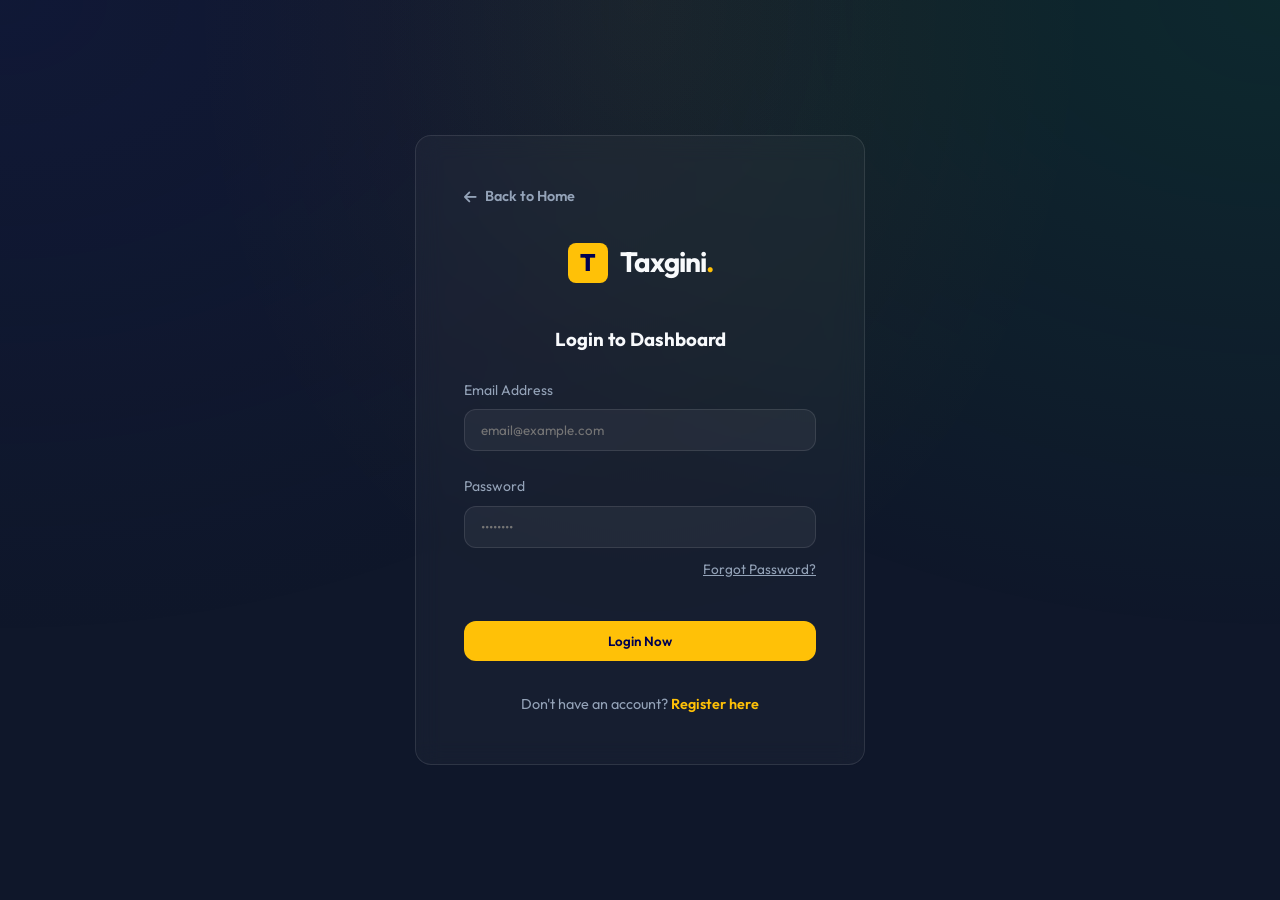
<file: login.html>
<!DOCTYPE html>
<html lang="en">
<head>
    <meta charset="UTF-8">
    <meta name="viewport" content="width=device-width, initial-scale=1.0">
    <title>Login | Taxgini</title>
    <link rel="stylesheet" href="css/index.css">
    <link rel="stylesheet" href="css/optimize.css">
    <link rel="stylesheet" href="https://cdnjs.cloudflare.com/ajax/libs/font-awesome/6.4.0/css/all.min.css">
    <style>
        .auth-container {
            min-height: 100vh;
            display: flex;
            align-items: center;
            justify-content: center;
            padding: 1.5rem;
        }
        .auth-card {
            width: 100%;
            max-width: 450px;
            padding: 3rem;
        }
    </style>
</head>
<body>
    <div class="bg-mesh"></div>

    <div class="auth-container">
        <div class="glass auth-card fade-in">
            <a href="index.html" class="back-link">
                <i class="fas fa-arrow-left"></i>
                Back to Home
            </a>

            <div class="logo" style="display: flex; align-items: center; gap: 0.75rem; margin-bottom: 2.5rem; justify-content: center;">
                <div style="width: 40px; height: 40px; background: var(--secondary); border-radius: 8px; display: flex; align-items: center; justify-content: center; color: var(--primary-dark); font-weight: 800; font-size: 1.5rem;">T</div>
                <span style="font-size: 1.75rem; font-weight: 700; letter-spacing: -1px;">Taxgini<span style="color: var(--secondary);">.</span></span>
            </div>

            <h3 id="authTitle" style="margin-bottom: 1.5rem; text-align: center;">Login to Dashboard</h3>

            <form id="loginForm">
                <div class="input-group">
                    <label>Email Address</label>
                    <input type="email" class="input" id="email" placeholder="email@example.com" required>
                </div>

                <div class="input-group" id="passwordGroup">
                    <label id="passLabel">Password</label>
                    <input type="password" class="input" id="password" placeholder="••••••••" required>
                </div>

                <div id="loginAddons" style="text-align: right; margin-top: -1rem; margin-bottom: 1.5rem;">
                   <span style="font-size: 0.85rem; color: var(--text-secondary); cursor: pointer; text-decoration: underline;" id="forgotBtn">Forgot Password?</span>
                </div>

                <button type="submit" class="btn btn-primary" style="width: 100%; margin-top: 1rem;" id="submitBtn">Login Now</button>
            </form>

            <p style="margin-top: 2rem; text-align: center; color: var(--text-secondary); font-size: 0.9rem;" id="footerText">
                Don't have an account? <a href="register.html" style="color: var(--secondary); text-decoration: none; font-weight: 600;">Register here</a>
            </p>
        </div>
    </div>

    <script type="module">
        import Taxgini from './js/function.js';
        import Storage from './js/storage.js';
        
        const loginForm = document.getElementById('loginForm');
        const forgotBtn = document.getElementById('forgotBtn');
        const authTitle = document.getElementById('authTitle');
        const submitBtn = document.getElementById('submitBtn');
        const loginAddons = document.getElementById('loginAddons');
        const passLabel = document.getElementById('passLabel');
        const footerText = document.getElementById('footerText');

        let isForgotMode = false;

        forgotBtn.onclick = () => {
            isForgotMode = !isForgotMode;
            if (isForgotMode) {
                authTitle.textContent = 'Account Recovery';
                passLabel.textContent = 'Set New Password';
                submitBtn.textContent = 'Reset Password';
                loginAddons.style.display = 'none';
                footerText.innerHTML = '<span style="color: var(--text-secondary); cursor: pointer;" onclick="location.reload()"><i class="fas fa-arrow-left"></i> Back to Login</span>';
            }
        };

        loginForm.onsubmit = (e) => {
            e.preventDefault();
            const email = document.getElementById('email').value;
            const password = document.getElementById('password').value;

            if (isForgotMode) {
                const res = Storage.resetPassword(email, password);
                if (res.success) {
                    Taxgini.notify('Password reset successful! Please login.', 'success');
                    setTimeout(() => location.reload(), 2000);
                } else {
                    Taxgini.notify(res.message, 'error');
                }
            } else {
                const res = Storage.login(email, password);
                if (res.success) {
                    window.location.href = res.user.type === 'ca' ? 'ca-dashboard.html' : 'client-dashboard.html';
                } else {
                    Taxgini.notify(res.message, 'error');
                }
            }
        };

        // Redirect if already logged in
        if (Storage.getCurrentUser()) {
            const user = Storage.getCurrentUser();
            window.location.href = user.type === 'ca' ? 'ca-dashboard.html' : 'client-dashboard.html';
        }
    </script>
</body>
</html>
</file>
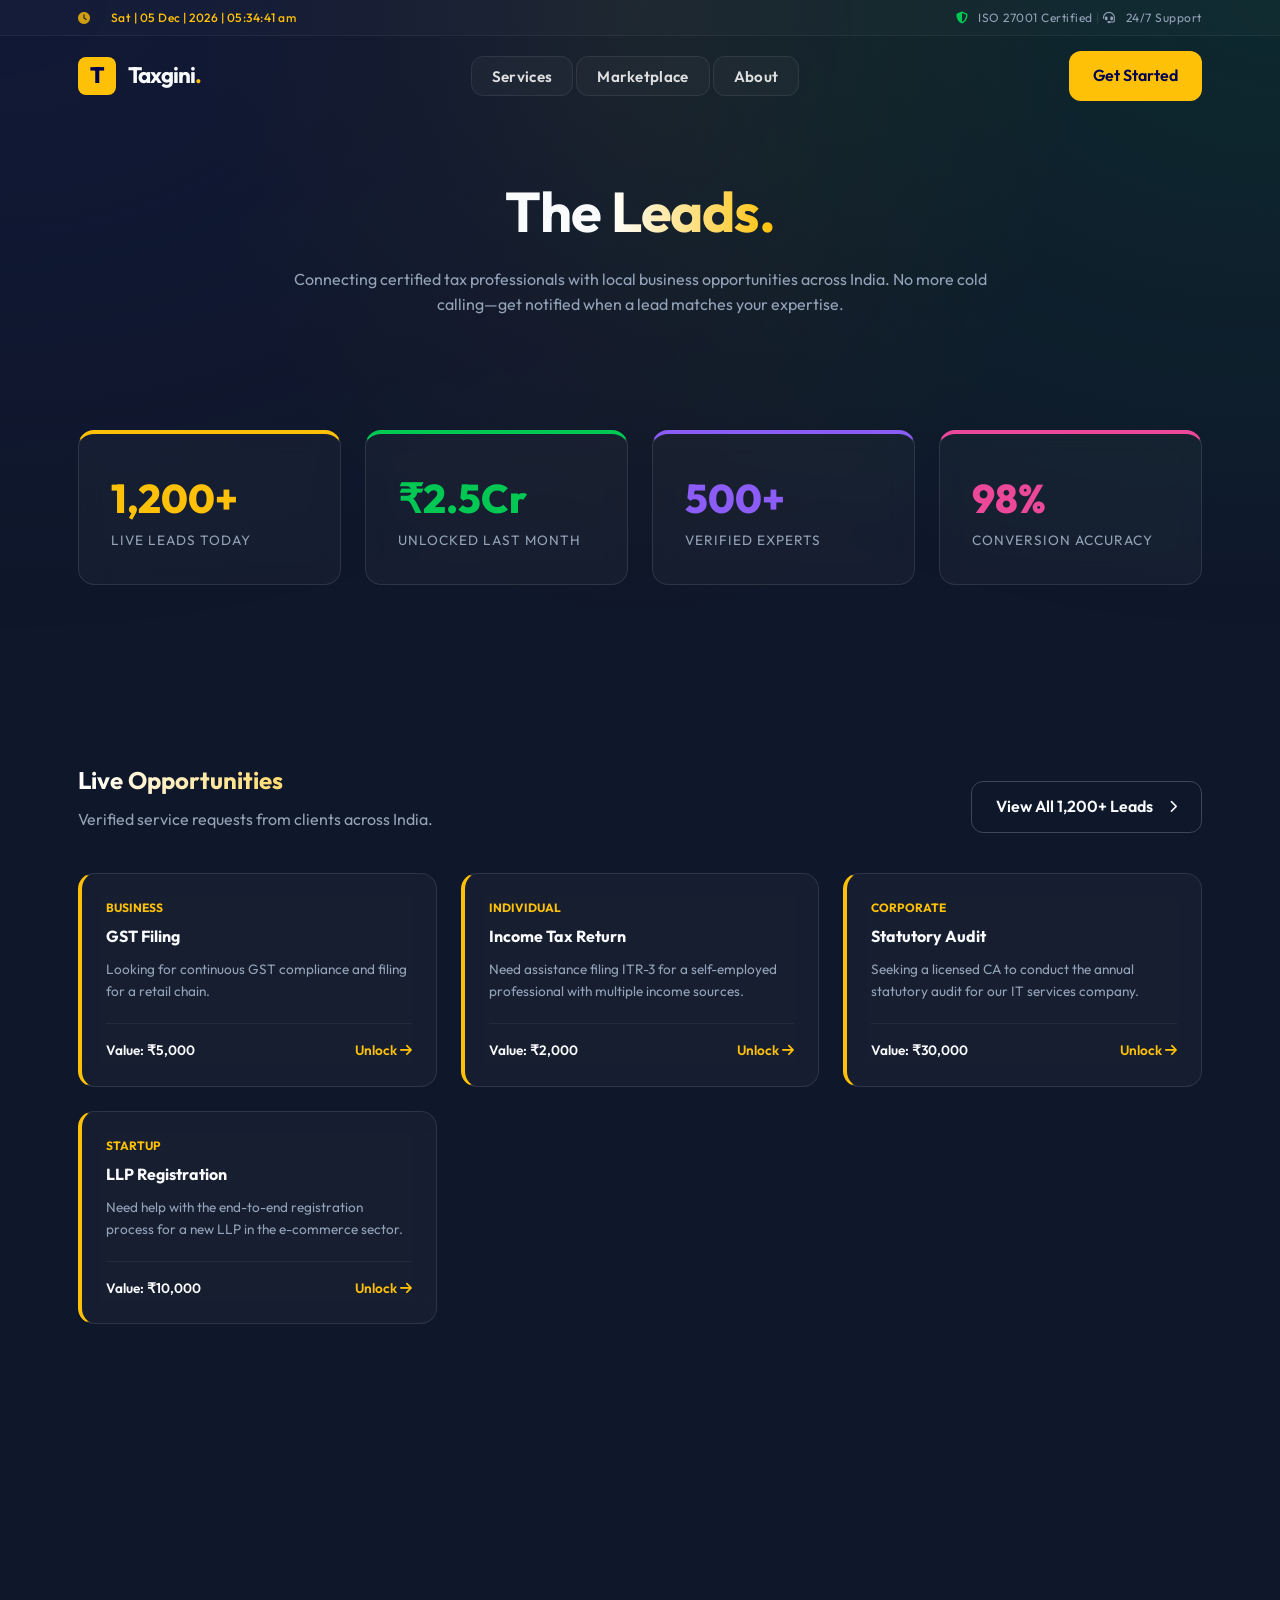
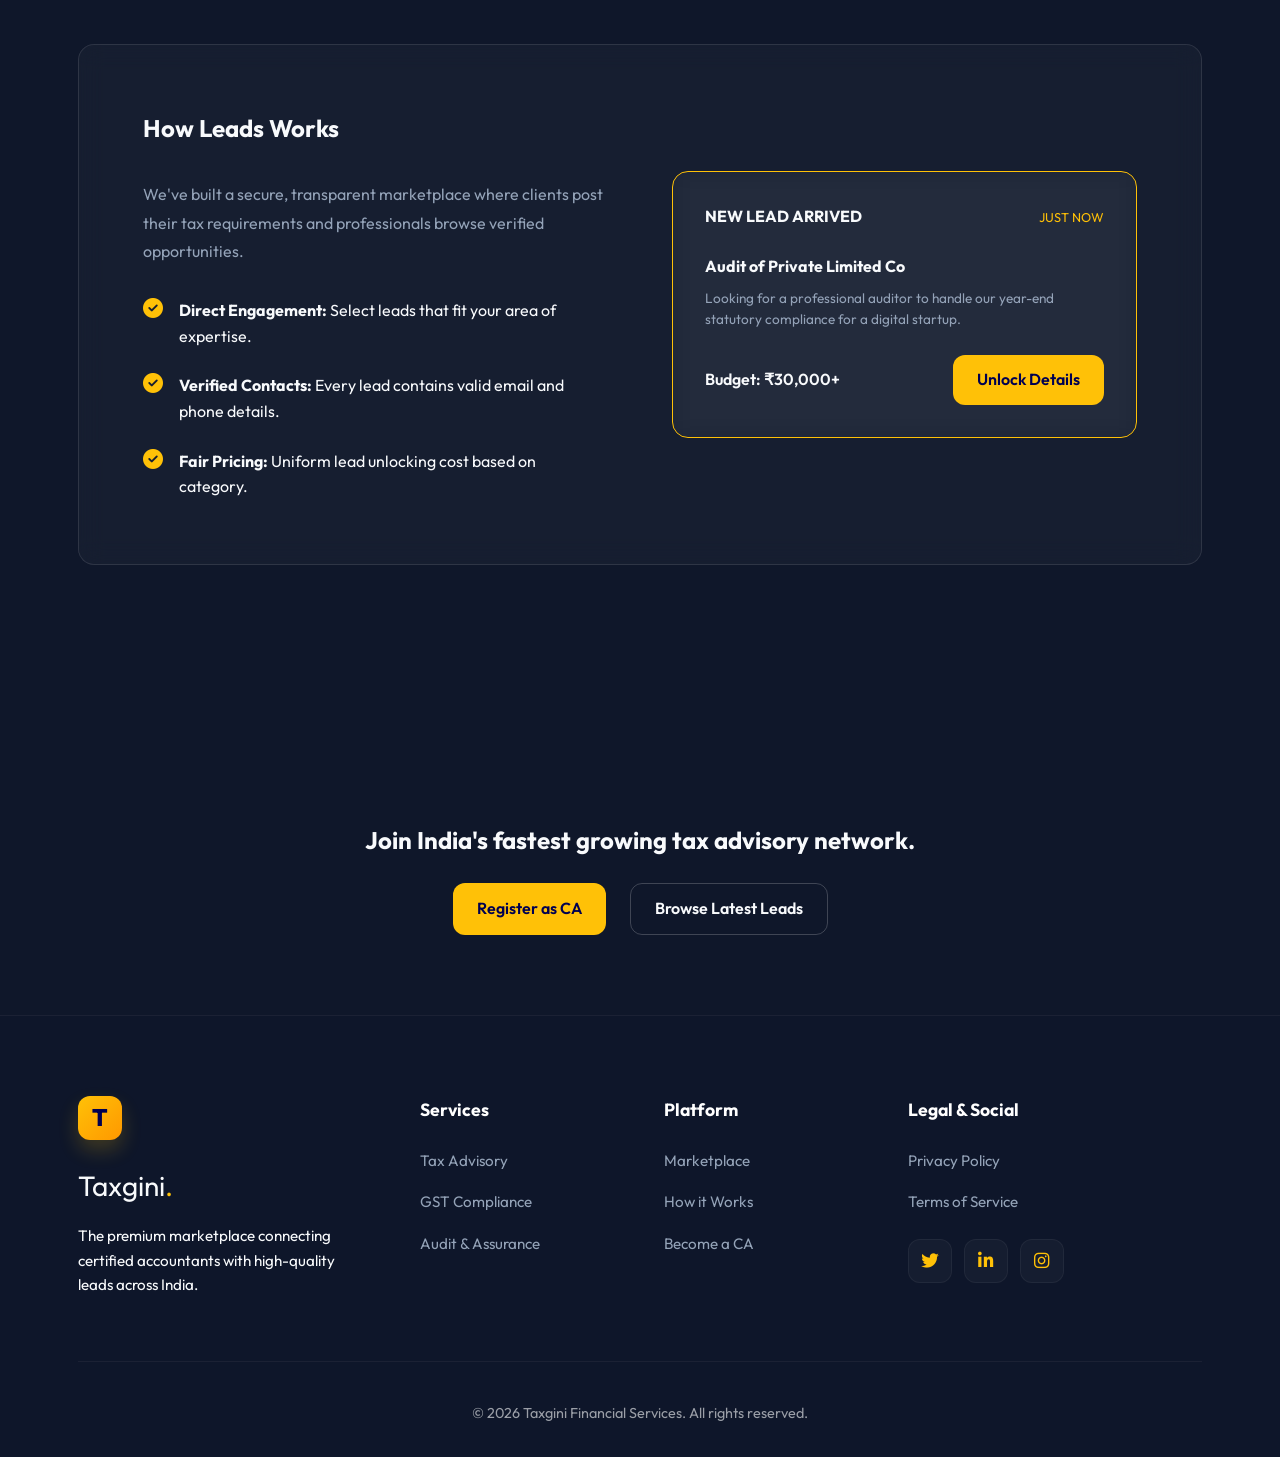
<file: marketplace.html>
<!DOCTYPE html>
<html lang="en">
<head>
    <meta charset="UTF-8">
    <meta name="viewport" content="width=device-width, initial-scale=1.0">
    <title>Lead Marketplace | Taxgini</title>
    <link rel="stylesheet" href="css/index.css">
    <link rel="stylesheet" href="css/optimize.css">
    <link rel="stylesheet" href="https://cdnjs.cloudflare.com/ajax/libs/font-awesome/6.4.0/css/all.min.css">
    <style>
        .stats-hero {
            display: grid;
            grid-template-columns: repeat(4, 1fr);
            gap: 1.5rem;
            margin: 3rem 0;
        }
        @media (max-width: 768px) {
            .stats-hero {
                grid-template-columns: 1fr 1fr;
            }
        }
    </style>
</head>
<body>
    <div class="bg-mesh"></div>

    <header id="main-header"></header>

    <main class="container">
        <section style="padding: 4rem 0; text-align: center;" class="fade-in">
            <h1 style="font-size: 3.5rem; margin-bottom: 1.5rem;">The <span class="title-gradient">Leads.</span></h1>
            <p style="max-width: 700px; margin: 0 auto; color: var(--text-secondary);">Connecting certified tax professionals with local business opportunities across India. No more cold calling—get notified when a lead matches your expertise.</p>
        </section>

        <!-- Dynamic Stats (Demo) -->
        <div class="stats-hero">
            <div class="glass" style="padding: 2rem; border-top: 4px solid var(--secondary);">
                <div style="font-size: 2.5rem; font-weight: 800; color: var(--secondary);">1,200+</div>
                <div style="color: var(--text-secondary); font-size: 0.85rem; text-transform: uppercase; letter-spacing: 1px;">Live Leads Today</div>
            </div>
            <div class="glass" style="padding: 2rem; border-top: 4px solid var(--success);">
                <div style="font-size: 2.5rem; font-weight: 800; color: var(--success);">₹2.5Cr</div>
                <div style="color: var(--text-secondary); font-size: 0.85rem; text-transform: uppercase; letter-spacing: 1px;">Unlocked Last Month</div>
            </div>
            <div class="glass" style="padding: 2rem; border-top: 4px solid #8b5cf6;">
                <div style="font-size: 2.5rem; font-weight: 800; color: #8b5cf6;">500+</div>
                <div style="color: var(--text-secondary); font-size: 0.85rem; text-transform: uppercase; letter-spacing: 1px;">Verified Experts</div>
            </div>
            <div class="glass" style="padding: 2rem; border-top: 4px solid #ec4899;">
                <div style="font-size: 2.5rem; font-weight: 800; color: #ec4899;">98%</div>
                <div style="color: var(--text-secondary); font-size: 0.85rem; text-transform: uppercase; letter-spacing: 1px;">Conversion Accuracy</div>
            </div>
        </div>

        <!-- Live Opportunities Section -->
        <section style="margin: 5rem 0;">
            <div style="display: flex; justify-content: space-between; align-items: flex-end; margin-bottom: 2.5rem;">
                <div>
                    <h2 class="title-gradient">Live Opportunities</h2>
                    <p style="color: var(--text-secondary); margin-top: 0.5rem;">Verified service requests from clients across India.</p>
                </div>
                <a href="Leads.html" class="btn btn-outline btn-sm">View All 1,200+ Leads <i class="fas fa-chevron-right" style="margin-left: 0.5rem; font-size: 0.8rem;"></i></a>
            </div>
            
            <div class="stats-hero" id="liveLeadsContainer" style="margin-top: 0; grid-template-columns: repeat(auto-fill, minmax(280px, 1fr));">
                <!-- Leads will be injected here -->
            </div>
        </section>

        <!-- How it works -->
        <section style="margin: 5rem 0;">
            <div class="glass" style="padding: 4rem; display: grid; grid-template-columns: 1fr 1fr; gap: 4rem; align-items: center;">
                <div>
                    <h2>How Leads Works</h2>
                    <p style="color: var(--text-secondary); margin: 2rem 0; line-height: 1.8;">We've built a secure, transparent marketplace where clients post their tax requirements and professionals browse verified opportunities.</p>
                    
                    <ul style="list-style: none; display: grid; gap: 1.5rem;">
                        <li style="display: flex; gap: 1rem;">
                            <i class="fas fa-check-circle" style="color: var(--secondary); font-size: 1.25rem;"></i>
                            <div><strong>Direct Engagement:</strong> Select leads that fit your area of expertise.</div>
                        </li>
                        <li style="display: flex; gap: 1rem;">
                            <i class="fas fa-check-circle" style="color: var(--secondary); font-size: 1.25rem;"></i>
                            <div><strong>Verified Contacts:</strong> Every lead contains valid email and phone details.</div>
                        </li>
                        <li style="display: flex; gap: 1rem;">
                            <i class="fas fa-check-circle" style="color: var(--secondary); font-size: 1.25rem;"></i>
                            <div><strong>Fair Pricing:</strong> Uniform lead unlocking cost based on category.</div>
                        </li>
                    </ul>
                </div>
                <div style="position: relative;">
                    <div class="glass" style="padding: 2rem; border: 1px solid var(--secondary);">
                         <div style="display: flex; justify-content: space-between; align-items: center; margin-bottom: 1.5rem;">
                             <span style="font-weight: 700;">NEW LEAD ARRIVED</span>
                             <span style="font-size: 0.8rem; color: var(--secondary);">JUST NOW</span>
                         </div>
                         <h4 style="margin-bottom: 0.5rem;">Audit of Private Limited Co</h4>
                         <p style="font-size: 0.85rem; color: var(--text-secondary); margin-bottom: 1.5rem;">Looking for a professional auditor to handle our year-end statutory compliance for a digital startup.</p>
                         <div style="display: flex; justify-content: space-between; align-items: center;">
                             <span style="font-weight: 600;">Budget: ₹30,000+</span>
                             <a href="register.html?type=ca" class="btn btn-primary btn-sm">Unlock Details</a>
                         </div>
                    </div>
                </div>
            </div>
        </section>

        <!-- CTA -->
        <section style="text-align: center; padding: 5rem 0;">
            <h2 style="margin-bottom: 1.5rem;">Join India's fastest growing tax advisory network.</h2>
            <div style="display: flex; gap: 1.5rem; justify-content: center;">
                <a href="register.html?type=ca" class="btn btn-primary btn-lg">Register as CA</a>
                <a href="Leads.html" class="btn btn-outline btn-lg">Browse Latest Leads</a>
            </div>
        </section>
    </main>

    <footer id="main-footer"></footer>

    <script type="module">
        import Taxgini from './js/function.js';
        import Storage from './js/storage.js';

        // Render Top 4 leads for demo
        const liveLeadsContainer = document.getElementById('liveLeadsContainer');
        const leads = Storage.getAvailableLeads().slice(0, 4);

        if (liveLeadsContainer && leads.length > 0) {
            liveLeadsContainer.innerHTML = leads.map(lead => `
                <div class="glass fade-in" style="padding: 1.5rem; text-align: left; position: relative; border-left: 4px solid var(--secondary);">
                    <div style="font-size: 0.75rem; font-weight: 700; color: var(--secondary); margin-bottom: 0.5rem; text-transform: uppercase;">${lead.category}</div>
                    <h4 style="margin-bottom: 0.75rem; font-size: 1rem; line-height: 1.4;">${lead.serviceType}</h4>
                    <p style="font-size: 0.85rem; color: var(--text-secondary); margin-bottom: 1.25rem; display: -webkit-box; -webkit-line-clamp: 2; -webkit-box-orient: vertical; overflow: hidden;">${lead.description}</p>
                    <div style="display: flex; justify-content: space-between; align-items: center; border-top: 1px solid rgba(255,255,255,0.05); padding-top: 1rem;">
                        <span style="font-weight: 600; font-size: 0.85rem;">Value: ${lead.budget.split(' ')[0]}</span>
                        <a href="register.html?type=ca" style="font-size: 0.85rem; color: var(--secondary); text-decoration: none; font-weight: 600;">Unlock <i class="fas fa-arrow-right"></i></a>
                    </div>
                </div>
            `).join('');
        }
    </script>
</body>
</html>
</file>
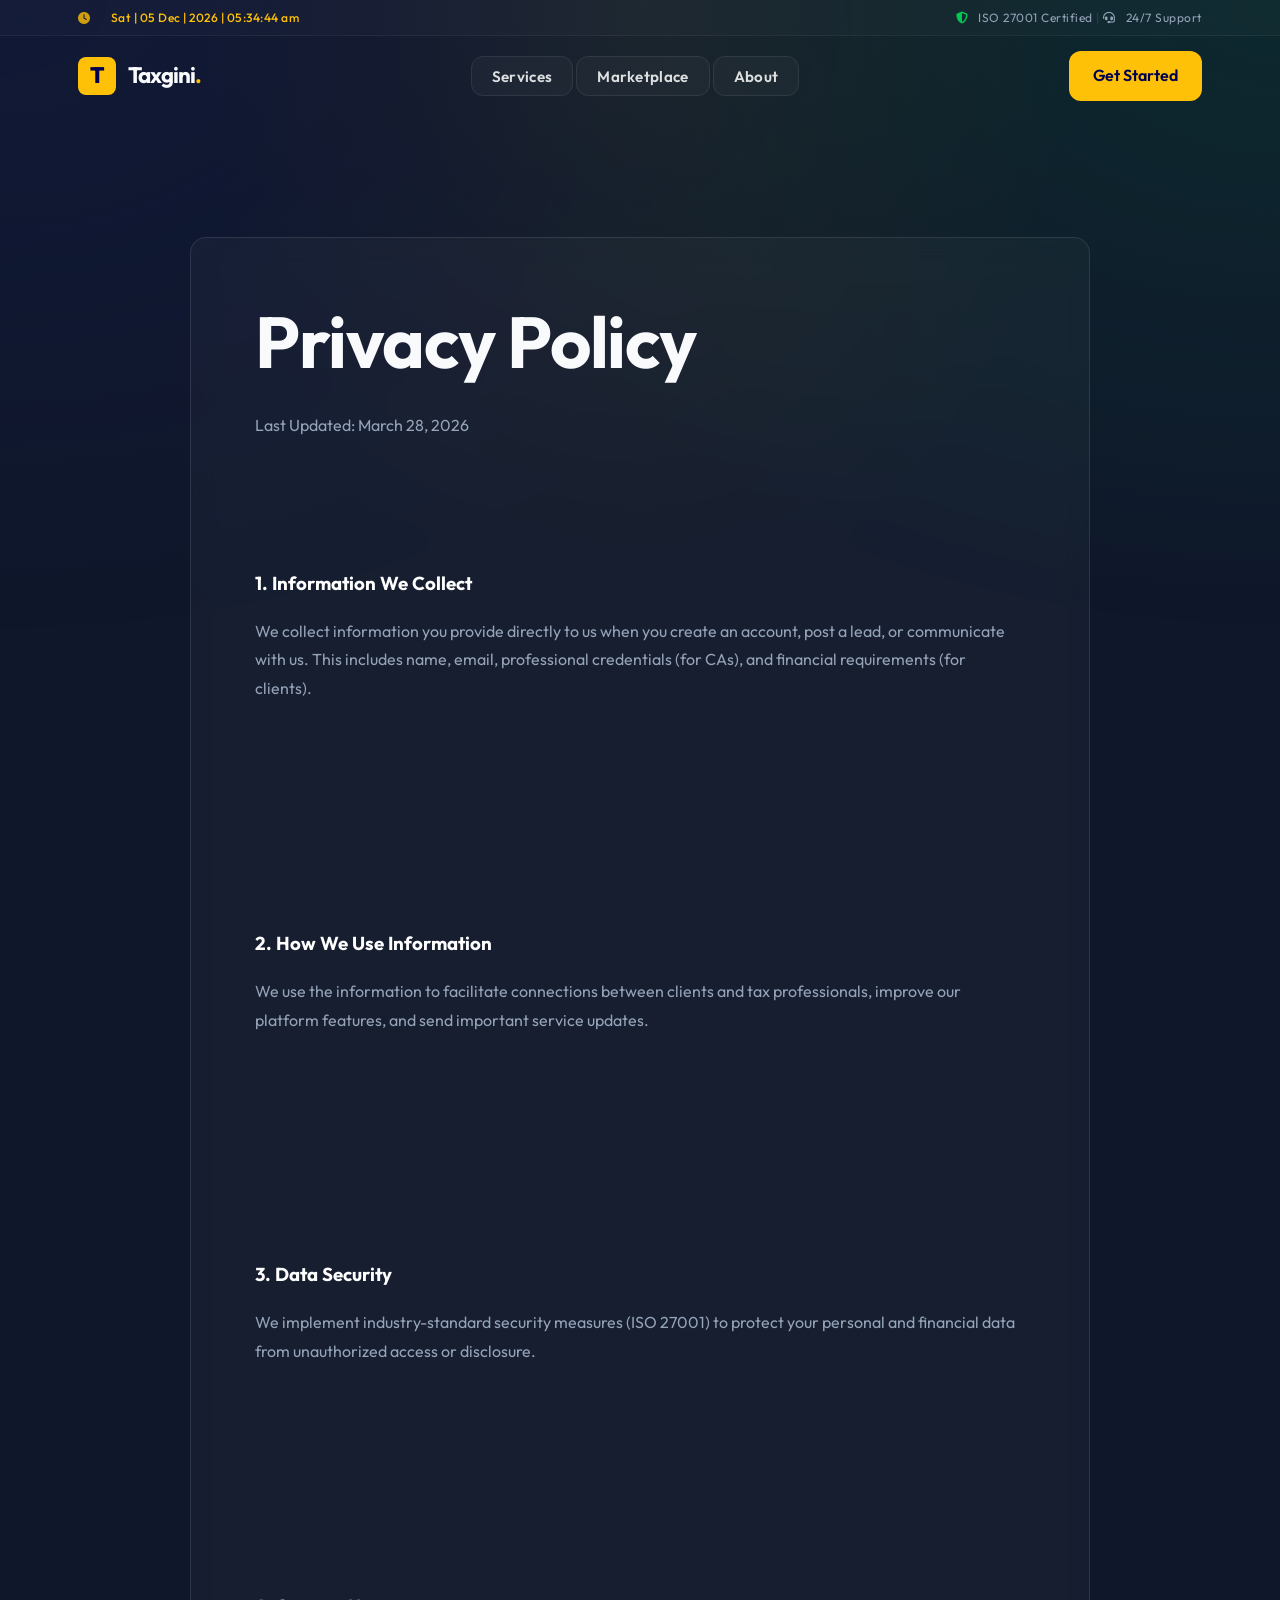
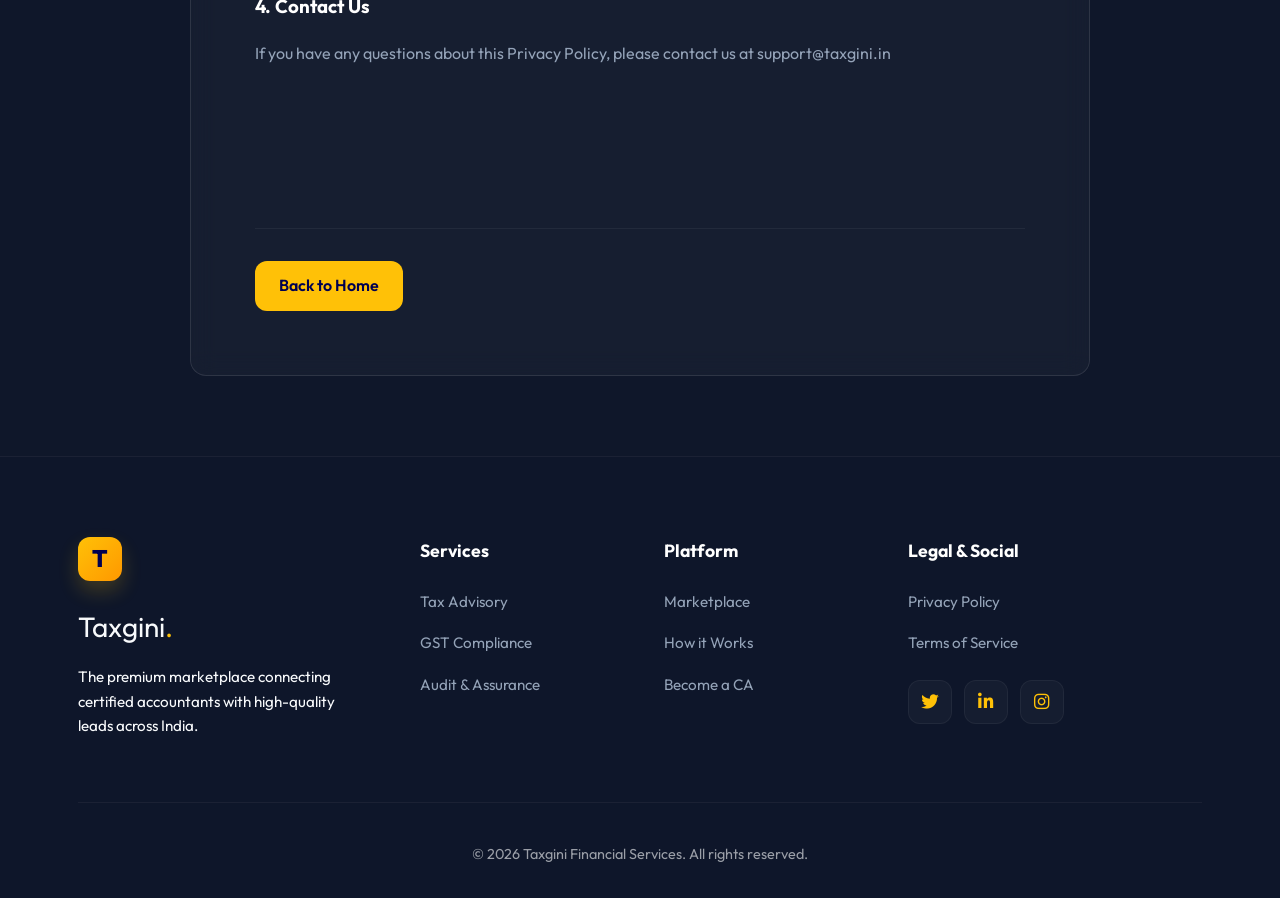
<file: privacy.html>
<!DOCTYPE html>
<html lang="en">
<head>
    <meta charset="UTF-8">
    <meta name="viewport" content="width=device-width, initial-scale=1.0">
    <title>Privacy Policy | Taxgini</title>
    <link rel="stylesheet" href="css/index.css">
    <link rel="stylesheet" href="css/optimize.css">
    <link href="https://fonts.googleapis.com/css2?family=Outfit:wght@300;400;600;700&display=swap" rel="stylesheet">
    <link rel="stylesheet" href="https://cdnjs.cloudflare.com/ajax/libs/font-awesome/6.4.0/css/all.min.css">
</head>
<body>
    <div class="bg-mesh"></div>
    <header id="main-header"></header>

    <main class="container" style="padding-top: 120px; padding-bottom: 80px;">
        <div class="glass" style="padding: 4rem; max-width: 900px; margin: 0 auto;">
            <h1 style="margin-bottom: 2rem;">Privacy Policy</h1>
            <p style="color: var(--text-secondary); margin-bottom: 2rem;">Last Updated: March 28, 2026</p>
            
            <div style="display: flex; flex-direction: column; gap: 2rem; color: var(--text-secondary); line-height: 1.8;">
                <section>
                    <h3 style="color: white; margin-bottom: 1rem;">1. Information We Collect</h3>
                    <p>We collect information you provide directly to us when you create an account, post a lead, or communicate with us. This includes name, email, professional credentials (for CAs), and financial requirements (for clients).</p>
                </section>

                <section>
                    <h3 style="color: white; margin-bottom: 1rem;">2. How We Use Information</h3>
                    <p>We use the information to facilitate connections between clients and tax professionals, improve our platform features, and send important service updates.</p>
                </section>

                <section>
                    <h3 style="color: white; margin-bottom: 1rem;">3. Data Security</h3>
                    <p>We implement industry-standard security measures (ISO 27001) to protect your personal and financial data from unauthorized access or disclosure.</p>
                </section>

                <section>
                    <h3 style="color: white; margin-bottom: 1rem;">4. Contact Us</h3>
                    <p>If you have any questions about this Privacy Policy, please contact us at support@taxgini.in</p>
                </section>
            </div>

            <div style="margin-top: 4rem; border-top: 1px solid rgba(255,255,255,0.05); padding-top: 2rem;">
                <a href="index.html" class="btn btn-primary">Back to Home</a>
            </div>
        </div>
    </main>

    <footer id="main-footer"></footer>

    <script type="module">
        import Taxgini from './js/function.js';
        import Optimize from './js/optimize.js';
    </script>
</body>
</html>
</file>
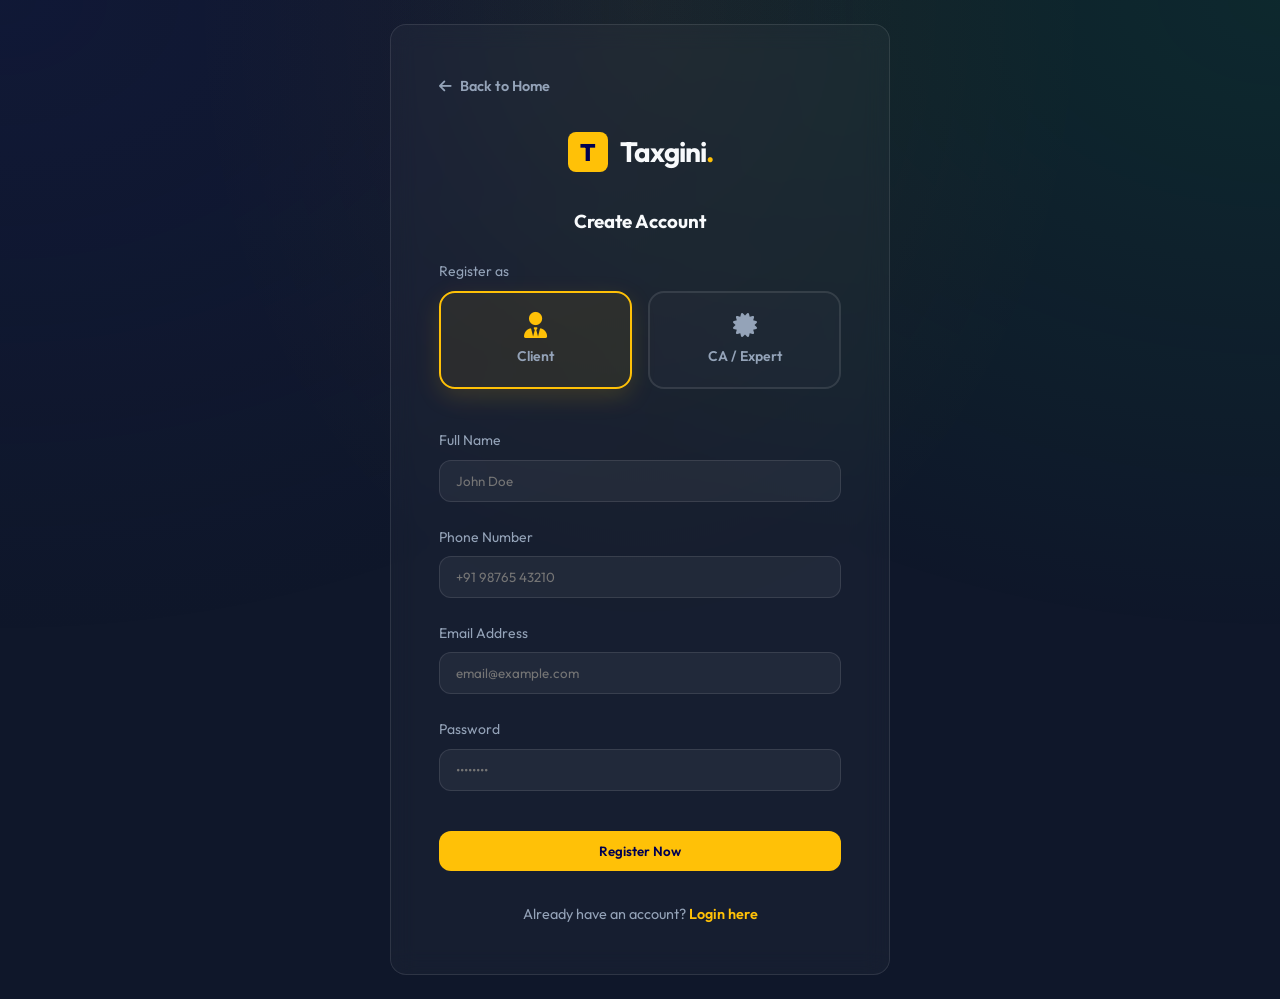
<file: register.html>
<!DOCTYPE html>
<html lang="en">
<head>
    <meta charset="UTF-8">
    <meta name="viewport" content="width=device-width, initial-scale=1.0">
    <title>Register | Taxgini</title>
    <link rel="stylesheet" href="css/index.css">
    <link rel="stylesheet" href="css/optimize.css">
    <link rel="stylesheet" href="https://cdnjs.cloudflare.com/ajax/libs/font-awesome/6.4.0/css/all.min.css">
    <style>
        .auth-container {
            min-height: 100vh;
            display: flex;
            align-items: center;
            justify-content: center;
            padding: 1.5rem;
        }
        .auth-card {
            width: 100%;
            max-width: 500px;
            padding: 3rem;
        }
        .type-selector {
            display: grid;
            grid-template-columns: 1fr 1fr;
            gap: 1rem;
            margin-bottom: 2rem;
        }
        .type-option {
            position: relative;
            cursor: pointer;
        }
        .type-option input {
            position: absolute;
            opacity: 0;
            width: 0;
            height: 0;
        }
        .type-label {
            display: block;
            padding: 1.25rem;
            border: 2px solid rgba(255,255,255,0.1);
            border-radius: 1rem;
            text-align: center;
            transition: all 0.3s ease;
            cursor: pointer;
            background: rgba(255,255,255,0.02);
        }
        .type-option input:checked + .type-label {
            border-color: var(--secondary);
            background: rgba(255, 193, 7, 0.08);
            box-shadow: 0 8px 24px rgba(255, 193, 7, 0.15);
        }
        .type-option input:checked + .type-label i {
            color: var(--secondary);
            transform: scale(1.1);
        }
        .type-label i {
            font-size: 1.5rem;
            margin-bottom: 0.5rem;
            display: block;
            transition: transform 0.3s ease;
        }
        .type-label span {
            font-weight: 600;
            display: block;
        }

        /* Success Popup Styles */
        .popup-overlay {
            position: fixed;
            top: 0;
            left: 0;
            width: 100%;
            height: 100%;
            background: rgba(0,0,0,0.8);
            backdrop-filter: blur(8px);
            display: none;
            align-items: center;
            justify-content: center;
            z-index: 1000;
            opacity: 0;
            transition: opacity 0.3s ease;
        }
        .popup-card {
            background: var(--bg-card);
            border: 1px solid rgba(255,255,255,0.1);
            padding: 3rem;
            border-radius: 1.5rem;
            text-align: center;
            max-width: 400px;
            width: 90%;
            transform: scale(0.8);
            transition: transform 0.3s cubic-bezier(0.34, 1.56, 0.64, 1);
        }
        .popup-overlay.active {
            display: flex;
            opacity: 1;
        }
        .popup-overlay.active .popup-card {
            transform: scale(1);
        }
        .success-icon {
            width: 80px;
            height: 80px;
            background: var(--success);
            color: white;
            border-radius: 50%;
            display: flex;
            align-items: center;
            justify-content: center;
            font-size: 2.5rem;
            margin: 0 auto 1.5rem;
            box-shadow: 0 0 30px rgba(0, 200, 83, 0.3);
        }
        .warning-icon {
            width: 80px;
            height: 80px;
            background: var(--secondary);
            color: var(--primary-dark);
            border-radius: 50%;
            display: flex;
            align-items: center;
            justify-content: center;
            font-size: 2.5rem;
            margin: 0 auto 1.5rem;
            box-shadow: 0 0 30px rgba(255, 193, 7, 0.3);
        }
    </style>
</head>
<body>
    <div class="bg-mesh"></div>

    <div class="auth-container">
        <div class="glass auth-card fade-in">
            <a href="index.html" class="back-link">
                <i class="fas fa-arrow-left"></i>
                Back to Home
            </a>

            <div class="logo" style="display: flex; align-items: center; gap: 0.75rem; margin-bottom: 2rem; justify-content: center;">
                <div style="width: 40px; height: 40px; background: var(--secondary); border-radius: 8px; display: flex; align-items: center; justify-content: center; color: var(--primary-dark); font-weight: 800; font-size: 1.5rem;">T</div>
                <span style="font-size: 1.75rem; font-weight: 700; letter-spacing: -1px;">Taxgini<span style="color: var(--secondary);">.</span></span>
            </div>

            <h3 style="margin-bottom: 1.5rem; text-align: center;">Create Account</h3>

            <form id="registerForm">
                <div class="input-group">
                    <label>Register as</label>
                    <div class="type-selector">
                        <label class="type-option">
                            <input type="radio" name="userRole" value="client" checked>
                            <div class="type-label">
                                <i class="fas fa-user-tie"></i>
                                <span>Client</span>
                            </div>
                        </label>
                        <label class="type-option">
                            <input type="radio" name="userRole" value="ca">
                            <div class="type-label">
                                <i class="fas fa-certificate"></i>
                                <span>CA / Expert</span>
                            </div>
                        </label>
                    </div>
                </div>

                <div class="input-group">
                    <label>Full Name</label>
                    <input type="text" class="input" id="name" placeholder="John Doe" required>
                </div>

                <div class="input-group">
                    <label>Phone Number</label>
                    <input type="tel" class="input" id="phone" placeholder="+91 98765 43210" required>
                </div>

                <div class="input-group">
                    <label>Email Address</label>
                    <input type="email" class="input" id="email" placeholder="email@example.com" required>
                </div>

                <div class="input-group">
                    <label>Password</label>
                    <input type="password" class="input" id="password" placeholder="••••••••" required>
                </div>

                <div class="input-group" id="licenseGroup" style="display: none;">
                    <label>License / Registration Number</label>
                    <input type="text" class="input" id="licenseNo" placeholder="ICA-XXXXXX">
                </div>

                <button type="submit" class="btn btn-primary" style="width: 100%; margin-top: 1rem;">Register Now</button>
            </form>

            <p style="margin-top: 2rem; text-align: center; color: var(--text-secondary); font-size: 0.9rem;">
                Already have an account? <a href="login.html" style="color: var(--secondary); text-decoration: none; font-weight: 600;">Login here</a>
            </p>
        </div>
    </div>

    <!-- Success Popup -->
    <div class="popup-overlay" id="successPopup">
        <div class="popup-card">
            <div class="success-icon slide-up">
                <i class="fas fa-check"></i>
            </div>
            <h2 style="margin-bottom: 1rem;">Welcome to Taxgini!</h2>
            <p style="color: var(--text-secondary); margin-bottom: 2rem;">Your account has been successfully created. Please login to access your dashboard.</p>
            <a href="login.html" class="btn btn-primary" style="width: 100%;">Proceed to Login</a>
        </div>
    </div>

    <!-- Already Exists Popup -->
    <div class="popup-overlay" id="existsPopup">
        <div class="popup-card">
            <div class="warning-icon slide-up">
                <i class="fas fa-exclamation-triangle"></i>
            </div>
            <h2 style="margin-bottom: 1rem;">Email Already Registered</h2>
            <p style="color: var(--text-secondary); margin-bottom: 2rem;">An account with this email already exists. Please login with your credentials to continue.</p>
            <div style="display: flex; gap: 1rem;">
                <button onclick="document.getElementById('existsPopup').classList.remove('active')" class="btn btn-outline" style="flex: 1;">Close</button>
                <a href="login.html" class="btn btn-primary" style="flex: 1;">Login Now</a>
            </div>
        </div>
    </div>

    <script type="module">
        import Taxgini from './js/function.js';
        import Storage from './js/storage.js';
        
        let userType = 'client';
        const roleInputs = document.querySelectorAll('input[name="userRole"]');
        const registerForm = document.getElementById('registerForm');
        const licenseGroup = document.getElementById('licenseGroup');
        const licenseInput = document.getElementById('licenseNo');

        // Handle URL params for type selection
        const urlParams = new URLSearchParams(window.location.search);
        const forcedType = urlParams.get('type');

        const updateUIForRole = (role) => {
            userType = role;
            if (role === 'ca') {
                licenseGroup.style.display = 'block';
                licenseInput.required = true;
            } else {
                licenseGroup.style.display = 'none';
                licenseInput.required = false;
            }
        };

        roleInputs.forEach(input => {
            input.addEventListener('change', (e) => {
                updateUIForRole(e.target.value);
            });
            // Initial state check
            if (input.checked) updateUIForRole(input.value);
        });

        if (forcedType) {
            roleInputs.forEach(input => {
                if (input.value === forcedType) {
                    input.checked = true;
                    updateUIForRole(forcedType);
                }
            });
        }

        registerForm.onsubmit = (e) => {
            e.preventDefault();
            const userData = {
                name: document.getElementById('name').value,
                phone: document.getElementById('phone').value,
                email: document.getElementById('email').value,
                password: document.getElementById('password').value,
                type: userType,
                licenseNo: userType === 'ca' ? document.getElementById('licenseNo').value : null
            };

            const res = Storage.register(userData);
            if (res.success) {
                const popup = document.getElementById('successPopup');
                popup.classList.add('active');
            } else {
                if (res.message.includes('already exists')) {
                    document.getElementById('existsPopup').classList.add('active');
                } else {
                    Taxgini.notify(res.message, 'error');
                }
            }
        };

        // Redirect if already logged in
        if (Storage.getCurrentUser()) {
            const user = Storage.getCurrentUser();
            window.location.href = user.type === 'ca' ? 'ca-dashboard.html' : 'client-dashboard.html';
        }
    </script>
</body>
</html>
</file>
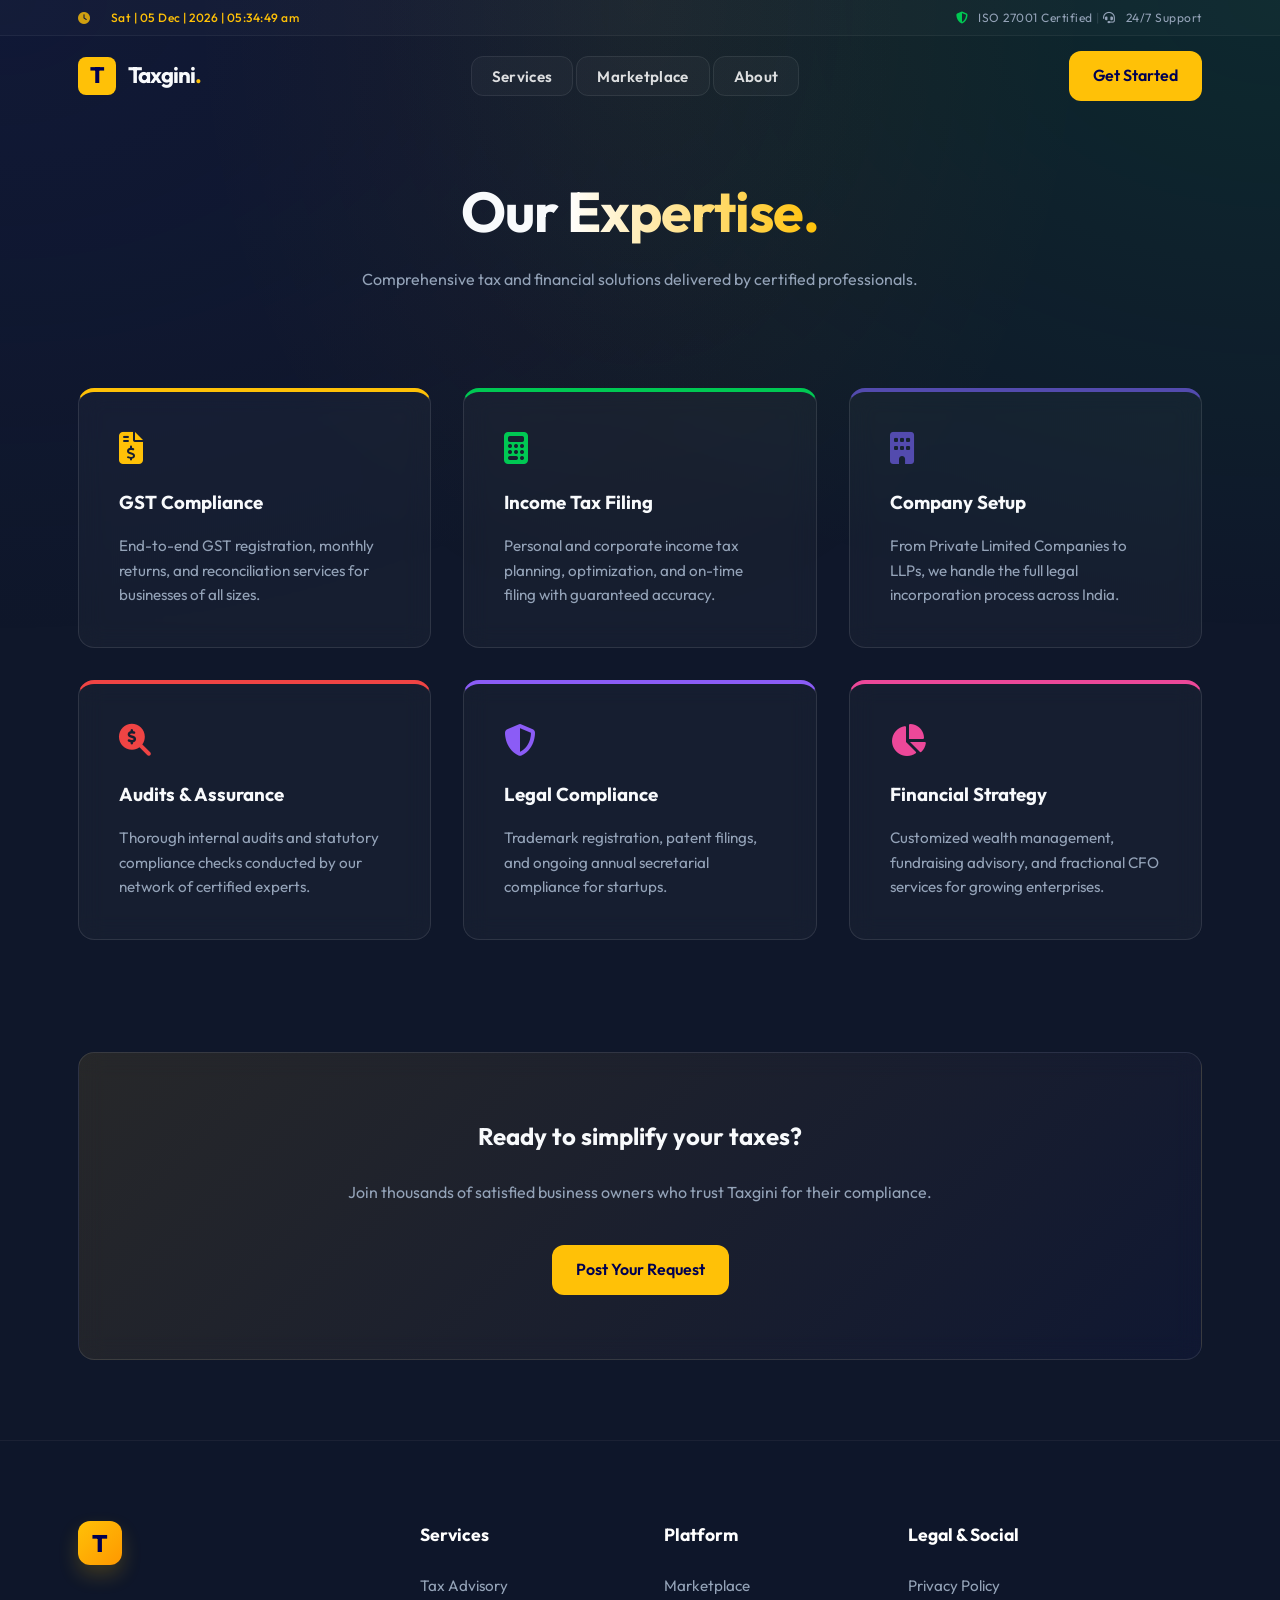
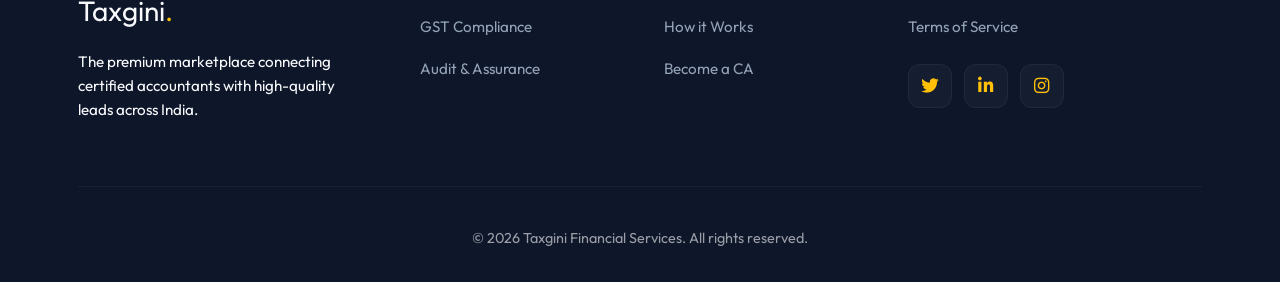
<file: services.html>
<!DOCTYPE html>
<html lang="en">
<head>
    <meta charset="UTF-8">
    <meta name="viewport" content="width=device-width, initial-scale=1.0">
    <title>Our Services | Taxgini</title>
    <link rel="stylesheet" href="css/index.css">
    <link rel="stylesheet" href="css/optimize.css">
    <link rel="stylesheet" href="https://cdnjs.cloudflare.com/ajax/libs/font-awesome/6.4.0/css/all.min.css">
</head>
<body>
    <div class="bg-mesh"></div>

    <header id="main-header"></header>

    <main class="container">
        <section style="padding: 4rem 0; text-align: center;" class="fade-in">
            <h1 style="font-size: 3.5rem; margin-bottom: 1.5rem;">Our <span class="title-gradient">Expertise.</span></h1>
            <p style="max-width: 600px; margin: 0 auto; color: var(--text-secondary);">Comprehensive tax and financial solutions delivered by certified professionals.</p>
        </section>

        <!-- Service Grid -->
        <section style="display: grid; grid-template-columns: repeat(auto-fill, minmax(300px, 1fr)); gap: 2rem; padding: 2rem 0;">
            <div class="glass" style="padding: 2.5rem; border-top: 4px solid var(--secondary);">
                <i class="fas fa-file-invoice-dollar" style="font-size: 2rem; color: var(--secondary); margin-bottom: 1.5rem;"></i>
                <h3 style="margin-bottom: 1rem;">GST Compliance</h3>
                <p style="color: var(--text-secondary); font-size: 0.95rem; line-height: 1.6;">End-to-end GST registration, monthly returns, and reconciliation services for businesses of all sizes.</p>
            </div>
            
            <div class="glass" style="padding: 2.5rem; border-top: 4px solid var(--success);">
                <i class="fas fa-calculator" style="font-size: 2rem; color: var(--success); margin-bottom: 1.5rem;"></i>
                <h3 style="margin-bottom: 1rem;">Income Tax Filing</h3>
                <p style="color: var(--text-secondary); font-size: 0.95rem; line-height: 1.6;">Personal and corporate income tax planning, optimization, and on-time filing with guaranteed accuracy.</p>
            </div>

            <div class="glass" style="padding: 2.5rem; border-top: 4px solid var(--primary-light);">
                <i class="fas fa-building" style="font-size: 2rem; color: var(--primary-light); margin-bottom: 1.5rem;"></i>
                <h3 style="margin-bottom: 1rem;">Company Setup</h3>
                <p style="color: var(--text-secondary); font-size: 0.95rem; line-height: 1.6;">From Private Limited Companies to LLPs, we handle the full legal incorporation process across India.</p>
            </div>

            <div class="glass" style="padding: 2.5rem; border-top: 4px solid #ef4444;">
                <i class="fas fa-search-dollar" style="font-size: 2rem; color: #ef4444; margin-bottom: 1.5rem;"></i>
                <h3 style="margin-bottom: 1rem;">Audits & Assurance</h3>
                <p style="color: var(--text-secondary); font-size: 0.95rem; line-height: 1.6;">Thorough internal audits and statutory compliance checks conducted by our network of certified experts.</p>
            </div>

            <div class="glass" style="padding: 2.5rem; border-top: 4px solid #8b5cf6;">
                <i class="fas fa-shield-halved" style="font-size: 2rem; color: #8b5cf6; margin-bottom: 1.5rem;"></i>
                <h3 style="margin-bottom: 1rem;">Legal Compliance</h3>
                <p style="color: var(--text-secondary); font-size: 0.95rem; line-height: 1.6;">Trademark registration, patent filings, and ongoing annual secretarial compliance for startups.</p>
            </div>

            <div class="glass" style="padding: 2.5rem; border-top: 4px solid #ec4899;">
                <i class="fas fa-chart-pie" style="font-size: 2rem; color: #ec4899; margin-bottom: 1.5rem;"></i>
                <h3 style="margin-bottom: 1rem;">Financial Strategy</h3>
                <p style="color: var(--text-secondary); font-size: 0.95rem; line-height: 1.6;">Customized wealth management, fundraising advisory, and fractional CFO services for growing enterprises.</p>
            </div>
        </section>

        <!-- CTA -->
        <section class="glass" style="margin: 5rem 0; padding: 4rem; text-align: center; background: linear-gradient(135deg, rgba(251, 192, 45, 0.1) 0%, rgba(26, 35, 126, 0.1) 100%);">
            <h2 style="margin-bottom: 1.5rem;">Ready to simplify your taxes?</h2>
            <p style="color: var(--text-secondary); margin-bottom: 2.5rem;">Join thousands of satisfied business owners who trust Taxgini for their compliance.</p>
            <a href="register.html?type=client" class="btn btn-primary btn-lg">Post Your Request</a>
        </section>
    </main>

    <footer id="main-footer"></footer>

    <script type="module">
        import Taxgini from './js/function.js';
        // Global UI initialized via shared module
    </script>
</body>
</html>
</file>
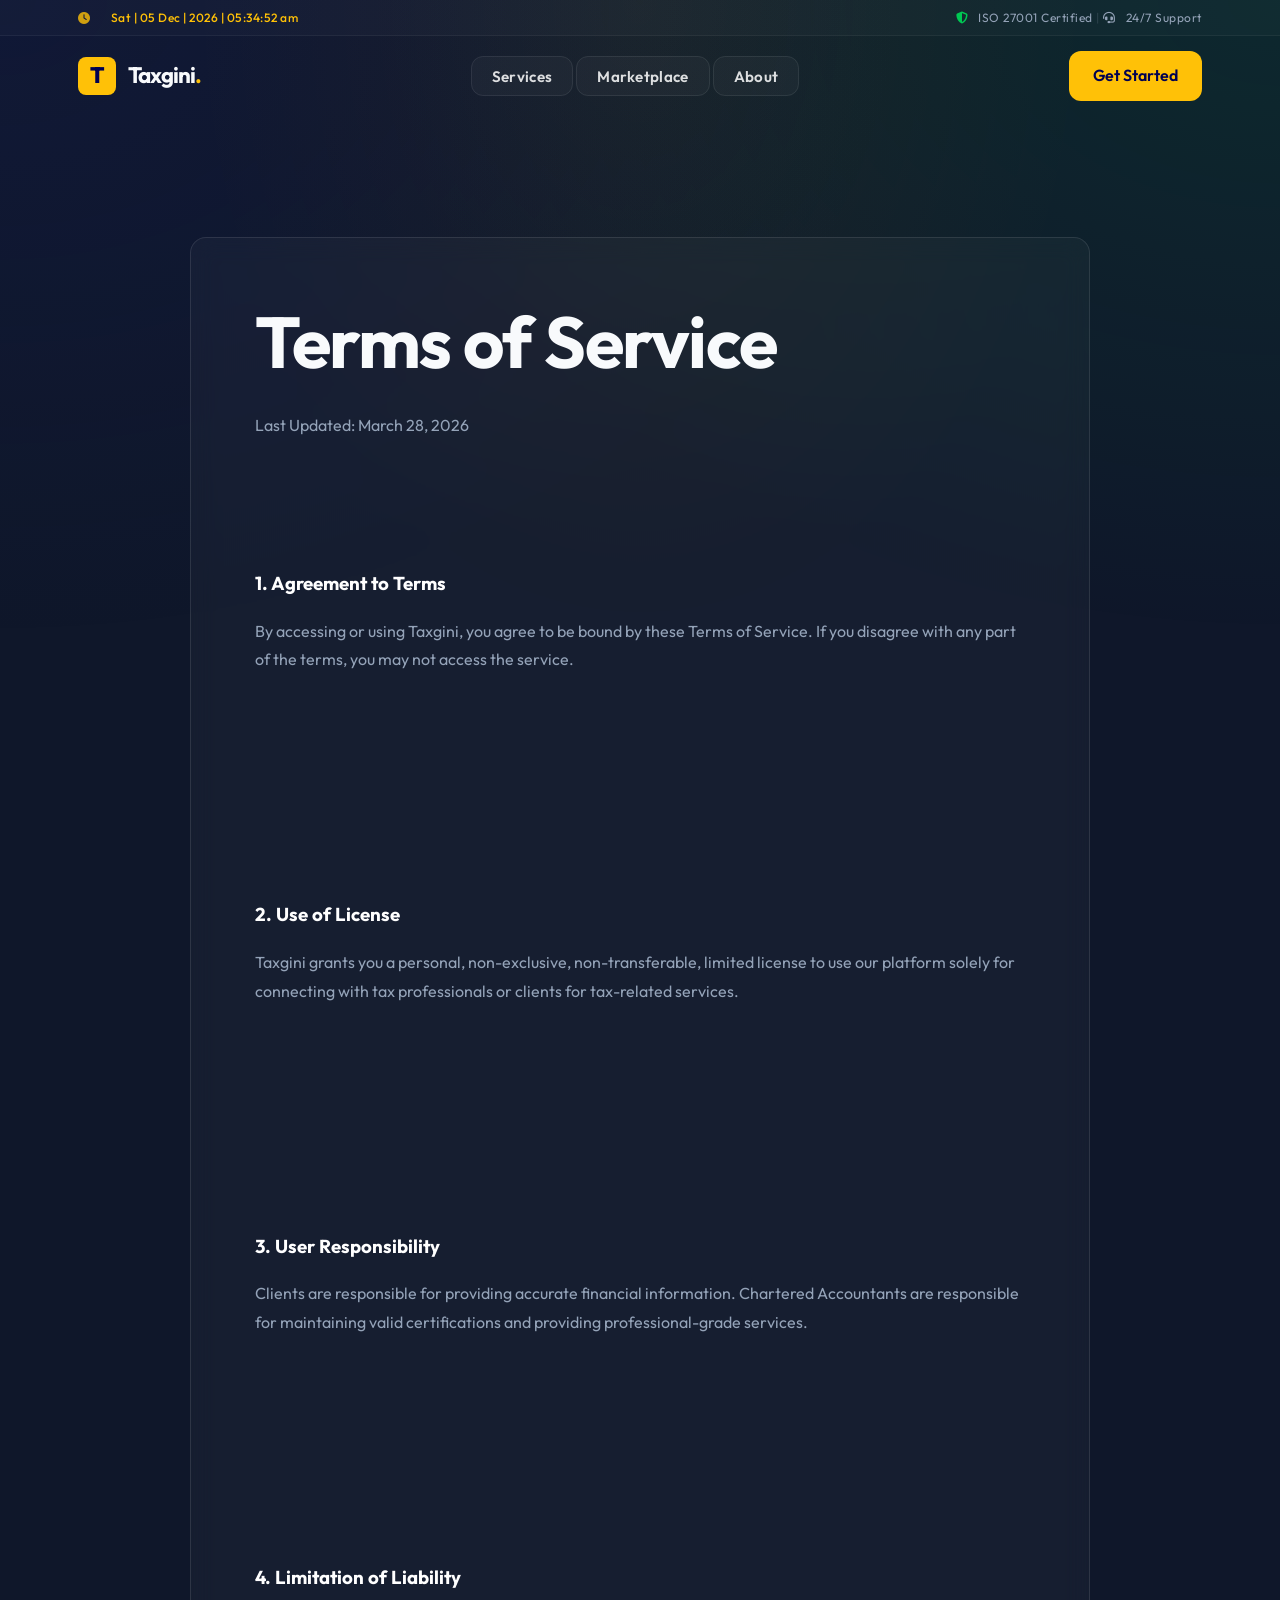
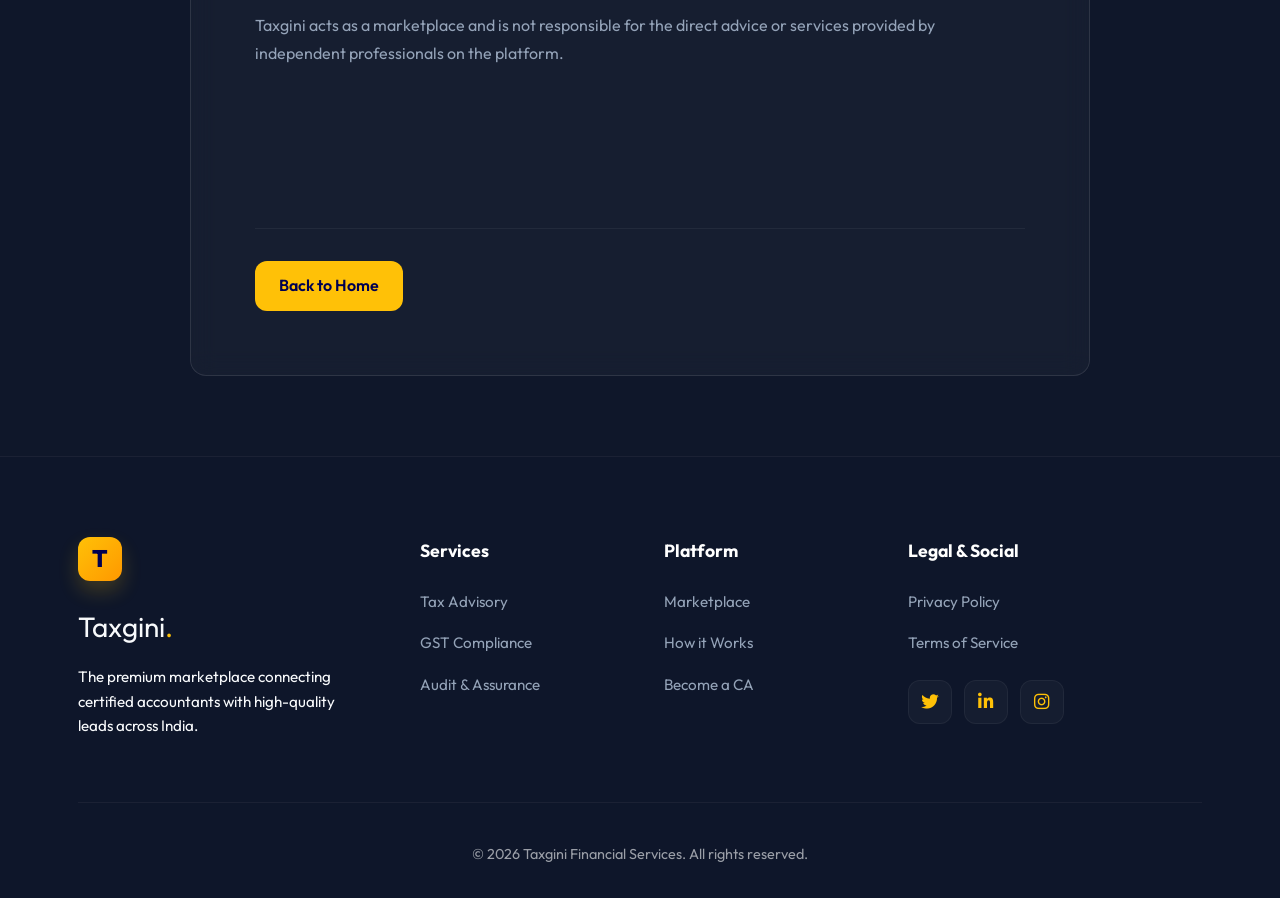
<file: terms.html>
<!DOCTYPE html>
<html lang="en">
<head>
    <meta charset="UTF-8">
    <meta name="viewport" content="width=device-width, initial-scale=1.0">
    <title>Terms of Service | Taxgini</title>
    <link rel="stylesheet" href="css/index.css">
    <link rel="stylesheet" href="css/optimize.css">
    <link href="https://fonts.googleapis.com/css2?family=Outfit:wght@300;400;600;700&display=swap" rel="stylesheet">
    <link rel="stylesheet" href="https://cdnjs.cloudflare.com/ajax/libs/font-awesome/6.4.0/css/all.min.css">
</head>
<body>
    <div class="bg-mesh"></div>
    <header id="main-header"></header>

    <main class="container" style="padding-top: 120px; padding-bottom: 80px;">
        <div class="glass" style="padding: 4rem; max-width: 900px; margin: 0 auto;">
            <h1 style="margin-bottom: 2rem;">Terms of Service</h1>
            <p style="color: var(--text-secondary); margin-bottom: 2rem;">Last Updated: March 28, 2026</p>
            
            <div style="display: flex; flex-direction: column; gap: 2rem; color: var(--text-secondary); line-height: 1.8;">
                <section>
                    <h3 style="color: white; margin-bottom: 1rem;">1. Agreement to Terms</h3>
                    <p>By accessing or using Taxgini, you agree to be bound by these Terms of Service. If you disagree with any part of the terms, you may not access the service.</p>
                </section>

                <section>
                    <h3 style="color: white; margin-bottom: 1rem;">2. Use of License</h3>
                    <p>Taxgini grants you a personal, non-exclusive, non-transferable, limited license to use our platform solely for connecting with tax professionals or clients for tax-related services.</p>
                </section>

                <section>
                    <h3 style="color: white; margin-bottom: 1rem;">3. User Responsibility</h3>
                    <p>Clients are responsible for providing accurate financial information. Chartered Accountants are responsible for maintaining valid certifications and providing professional-grade services.</p>
                </section>

                <section>
                    <h3 style="color: white; margin-bottom: 1rem;">4. Limitation of Liability</h3>
                    <p>Taxgini acts as a marketplace and is not responsible for the direct advice or services provided by independent professionals on the platform.</p>
                </section>
            </div>

            <div style="margin-top: 4rem; border-top: 1px solid rgba(255,255,255,0.05); padding-top: 2rem;">
                <a href="index.html" class="btn btn-primary">Back to Home</a>
            </div>
        </div>
    </main>

    <footer id="main-footer"></footer>

    <script type="module">
        import Taxgini from './js/function.js';
        import Optimize from './js/optimize.js';
    </script>
</body>
</html>
</file>
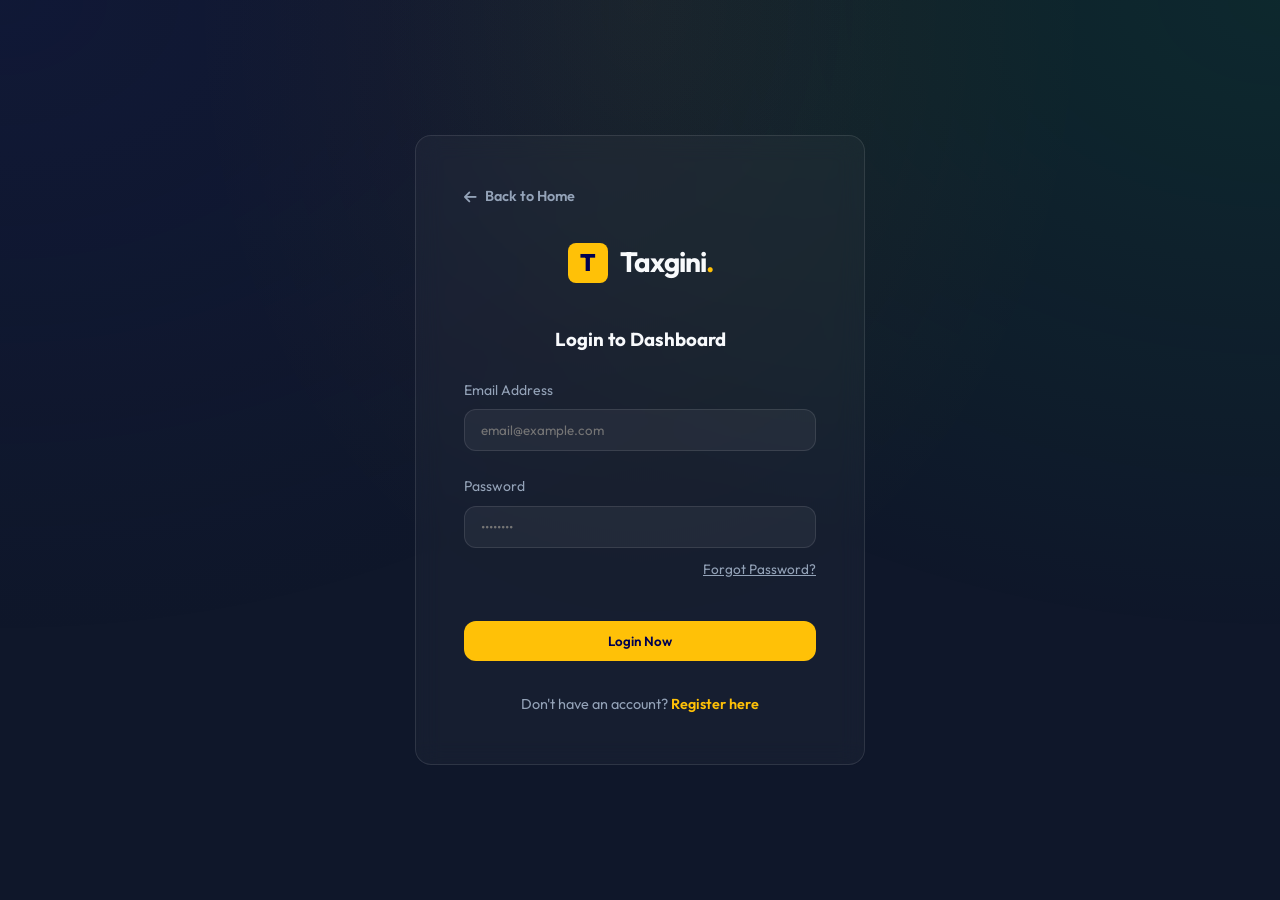
<file: wallet.html>
<!DOCTYPE html>
<html lang="en">
<head>
    <meta charset="UTF-8">
    <meta name="viewport" content="width=device-width, initial-scale=1.0">
    <title>CA Wallet | Taxgini</title>
    <link rel="stylesheet" href="css/index.css">
    <link rel="stylesheet" href="css/optimize.css">
    <link href="https://fonts.googleapis.com/css2?family=Outfit:wght@300;400;600;700&display=swap" rel="stylesheet">
    <link rel="stylesheet" href="https://cdnjs.cloudflare.com/ajax/libs/font-awesome/6.4.0/css/all.min.css">
</head>
<body>
    <div class="bg-mesh"></div>
    <header id="main-header"></header>

    <div class="dash-layout container">
        <!-- Sidebar Navigation -->
        <aside class="sidebar glass">
            <div style="margin-bottom: 3rem;">
                <div style="color: var(--secondary); font-size: 0.75rem; font-weight: 700; letter-spacing: 2px; margin-bottom: 0.5rem;">DASHBOARD</div>
                <h3 style="font-size: 1.25rem;">CA Dashboard</h3>
            </div>
            
            <nav style="display: flex; flex-direction: column; gap: 1rem;">
                <a href="ca-dashboard.html" class="nav-item glass-pill" style="display: flex; align-items: center; text-decoration: none;"><i class="fas fa-home" style="margin-right: 0.75rem;"></i> Overview</a>
                <a href="Leads.html" class="nav-item glass-pill" style="display: flex; align-items: center; text-decoration: none;"><i class="fas fa-store" style="margin-right: 0.75rem;"></i> Browse Leads</a>
                <a href="wallet.html" class="nav-item active glass-pill" style="display: flex; align-items: center; text-decoration: none;"><i class="fas fa-wallet" style="margin-right: 0.75rem;"></i> My Wallet</a>
            </nav>

            <div style="margin-top: auto; padding-top: 3rem; border-top: 1px solid rgba(255,255,255,0.05);">
                <a href="https://wa.me/918051648462" class="btn btn-outline" style="width: 100%; border-color: var(--secondary); color: var(--secondary); margin-bottom: 1.5rem; font-size: 0.85rem; justify-content: flex-start;">
                    <i class="fas fa-headset" style="margin-right: 0.5rem;"></i> Live Support
                </a>
                
                <div style="font-size: 0.75rem; color: var(--text-secondary); margin-bottom: 2rem;">
                    <div style="display: flex; align-items: center; gap: 0.5rem; margin-bottom: 0.5rem;">
                        <i class="fas fa-shield-alt" style="color: var(--success);"></i> ISO 27001 Certified
                    </div>
                </div>

                <button onclick="Taxgini.logout()" class="nav-item" style="color: #ef4444; width: 100%; border: none; background: transparent; cursor: pointer; text-align: left; display: flex; align-items: center; padding: 0.5rem 0;">
                    <i class="fas fa-sign-out-alt" style="margin-right: 0.75rem;"></i> Logout
                </button>
            </div>
        </aside>

        <main class="main-content">
            <header style="margin-bottom: 3rem; display: flex; justify-content: space-between; align-items: flex-end; flex-wrap: wrap; gap: 2rem;">
                <div>
                    <h1 class="title-gradient" style="margin-bottom: 0.5rem;">Digital Wallet</h1>
                    <p style="color: var(--text-secondary);">Manage balance, recharge credits, and track marketplace spending.</p>
                </div>
                <div style="display: flex; gap: 1rem;">
                    <button id="withdrawBtn" class="btn btn-outline" style="border-radius: 1rem;"><i class="fas fa-university"></i> Withdraw</button>
                    <button class="btn btn-primary" onclick="window.scrollTo({top: document.getElementById('rechargeForm').offsetTop - 120, behavior: 'smooth'})"><i class="fas fa-plus"></i> Add Funds</button>
                </div>
            </header>

            <!-- Production Stats Row -->
            <div class="wallet-stats-row">
                <div class="glass wallet-stat-mini">
                    <div style="color: var(--text-secondary); font-size: 0.8rem; margin-bottom: 0.5rem;">Balance</div>
                    <div id="miniBalance" style="font-weight: 700; font-size: 1.25rem;">₹0</div>
                </div>
                <div class="glass wallet-stat-mini" style="border-bottom: 2px solid var(--secondary);">
                    <div style="color: var(--text-secondary); font-size: 0.8rem; margin-bottom: 0.5rem;">Total Added</div>
                    <div id="statAdded" style="font-weight: 700; font-size: 1.25rem; color: var(--secondary);">₹0</div>
                </div>
                <div class="glass wallet-stat-mini" style="border-bottom: 2px solid var(--success);">
                    <div style="color: var(--text-secondary); font-size: 0.8rem; margin-bottom: 0.5rem;">Total Spent</div>
                    <div id="statSpent" style="font-weight: 700; font-size: 1.25rem; color: var(--success);">₹0</div>
                </div>
            </div>

            <div class="wallet-grid" style="align-items: start;">
                <!-- Balance & Recharge -->
                <div id="rechargeForm" style="display: flex; flex-direction: column; gap: 2.5rem;">
                    <div class="glass" style="padding: 2.5rem; border-radius: 1.5rem; background: var(--gradient-gold); color: var(--primary-dark); border: none; position: relative; overflow: hidden;">
                        <i class="fas fa-piggy-bank" style="position: absolute; right: -20px; bottom: -20px; font-size: 8rem; opacity: 0.1;"></i>
                        <div style="font-size: 0.9rem; font-weight: 600; text-transform: uppercase; letter-spacing: 1px; opacity: 0.8;">Safe Balance</div>
                        <div id="walletBalance" style="font-size: clamp(2.5rem, 8vw, 3.5rem); font-weight: 800; margin: 1rem 0;">₹0</div>
                        <div style="display: flex; align-items: center; gap: 0.75rem; font-size: 0.85rem; font-weight: 600; background: rgba(0,0,0,0.1); padding: 0.5rem 1rem; border-radius: 2rem; width: fit-content;">
                            <i class="fas fa-shield-check"></i> Encrypted Secure Wallet
                        </div>
                    </div>

                    <div class="glass" style="padding: clamp(1.5rem, 5vw, 2.5rem); border-radius: 1.5rem;">
                        <h3 style="margin-bottom: 1.5rem;">Recharge Account</h3>
                        <div style="margin-bottom: 1.5rem;">
                            <label style="display: block; font-size: 0.85rem; color: var(--text-secondary); margin-bottom: 0.75rem;">Select Recharge Amount</label>
                            <input type="number" id="rechargeAmount" class="input glass-pill" placeholder="0.00" style="width: 100%; font-size: 1.25rem; font-weight: 700; background: rgba(255,255,255,0.03); padding-left: 2rem;">
                            <span style="position: absolute; left: 3.5rem; top: 12.3rem; font-size: 1.25rem; font-weight: 700; color: var(--secondary);">₹</span>
                        </div>
                        <div style="display: grid; grid-template-columns: repeat(3, 1fr); gap: 1rem; margin-bottom: 2rem;">
                            <button onclick="setAmount(1000)" class="btn btn-outline glass-pill" style="padding: 0.5rem; font-size: 0.85rem;">+1000</button>
                            <button onclick="setAmount(5000)" class="btn btn-outline glass-pill" style="padding: 0.5rem; font-size: 0.85rem;">+5000</button>
                            <button onclick="setAmount(10000)" class="btn btn-outline glass-pill" style="padding: 0.5rem; font-size: 0.85rem;">+10,000</button>
                        </div>
                        <button id="rechargeBtn" class="btn btn-primary" style="width: 100%; padding: 1.25rem; border-radius: 1rem; font-size: 1rem;">
                            <i class="fas fa-lock" style="margin-right: 0.5rem;"></i> Pay Securely Now
                        </button>
                        <div style="text-align: center; margin-top: 1.5rem; font-size: 0.75rem; color: var(--text-secondary);">
                            Authorized payments via Razorpay / Stripe <br> UPI, Card, NetBanking supported.
                        </div>
                    </div>
                </div>

                <!-- Transaction History -->
                <div class="glass" style="padding: clamp(1.5rem, 5vw, 2.5rem); border-radius: 1.5rem; min-height: 500px;">
                    <div style="display: flex; justify-content: space-between; align-items: center; margin-bottom: 2.5rem; flex-wrap: wrap; gap: 1rem;">
                        <h3 style="margin: 0;">Ledger History</h3>
                        <div class="glass-pill" id="txFilters" style="display: flex; padding: 0.25rem; font-size: 0.75rem;">
                            <button class="btn btn-sm filter-btn active" data-filter="all">All</button>
                            <button class="btn btn-sm filter-btn btn-ghost" data-filter="credit">Added</button>
                            <button class="btn btn-sm filter-btn btn-ghost" data-filter="debit">Spent</button>
                        </div>
                    </div>

                    <div id="txHistory" style="display: flex; flex-direction: column; gap: 1rem;">
                        <!-- Transactions rendered here -->
                    </div>
                </div>
            </div>
        </main>
    </div>

    <!-- Payment Selection Modal -->
    <div id="checkoutModal" class="glass" style="position: fixed; top: 50%; left: 50%; transform: translate(-50%, -50%); z-index: 2000; padding: 2.5rem; display: none; width: 95%; max-width: 450px; backdrop-filter: blur(30px); border: 1px solid rgba(255,255,255,0.1); border-radius: 2rem; box-shadow: 0 30px 60px rgba(0,0,0,0.5);">
        <div style="display: flex; justify-content: space-between; align-items: center; margin-bottom: 2rem;">
            <h3 style="margin: 0;">Secure Checkout</h3>
            <button onclick="document.getElementById('checkoutModal').style.display = 'none'" style="background: none; border: none; color: white; cursor: pointer; font-size: 1.25rem;"><i class="fas fa-times"></i></button>
        </div>
        
        <div style="margin-bottom: 2rem; text-align: center; background: rgba(0,0,0,0.2); padding: 1.5rem; border-radius: 1rem;">
            <div style="font-size: 0.85rem; color: var(--text-secondary); margin-bottom: 0.5rem;">Amount to Pay</div>
            <div id="checkoutAmountDisplay" style="font-size: 2.5rem; font-weight: 800; color: var(--secondary);">₹0</div>
        </div>

        <div style="display: flex; flex-direction: column; gap: 1rem; margin-bottom: 2.5rem;">
            <label style="font-size: 0.85rem; color: var(--text-secondary); margin-bottom: 0.5rem; display: block;">Select Payment Method</label>
            
            <div class="pay-option active" data-method="upi">
                <i class="fas fa-mobile-alt" style="font-size: 1.25rem; color: var(--secondary);"></i>
                <div style="flex: 1;">
                    <div style="font-weight: 700;">UPI (GPay, PhonePe, BHIM)</div>
                    <div style="font-size: 0.7rem; opacity: 0.7;">Fast & Instant Settlement</div>
                </div>
                <i class="fas fa-check-circle" style="color: var(--secondary);"></i>
            </div>

            <div class="pay-option" data-method="card">
                <i class="fas fa-credit-card" style="font-size: 1.25rem; color: var(--secondary);"></i>
                <div style="flex: 1;">
                    <div style="font-weight: 700;">Debit / Credit Card</div>
                    <div style="font-size: 0.7rem; opacity: 0.7;">VISA, MasterCard, RuPay</div>
                </div>
                <i class="far fa-circle" style="opacity: 0.3;"></i>
            </div>

            <div class="pay-option" data-method="netbanking">
                <i class="fas fa-university" style="font-size: 1.25rem; color: var(--secondary);"></i>
                <div style="flex: 1;">
                    <div style="font-weight: 700;">Net Banking</div>
                    <div style="font-size: 0.7rem; opacity: 0.7;">All Indian Banks Supported</div>
                </div>
                <i class="far fa-circle" style="opacity: 0.3;"></i>
            </div>
        </div>

        <button id="confirmPayBtn" class="btn btn-primary" style="width: 100%; padding: 1.25rem; border-radius: 1rem; font-size: 1rem; font-weight: 700;">
            <i class="fas fa-shield-alt" style="margin-right: 0.5rem;"></i> Confirm and Pay
        </button>
        
        <div style="display: flex; align-items: center; justify-content: center; gap: 1rem; margin-top: 1.5rem; opacity: 0.5; font-size: 0.7rem;">
            <span><i class="fas fa-lock"></i> SSL Secured</span>
            <span><i class="fas fa-check"></i> PCI DSS Compliant</span>
        </div>
    </div>

    <!-- Withdrawal Info Modal -->
    <div id="withdrawModal" class="glass" style="position: fixed; top: 50%; left: 50%; transform: translate(-50%, -50%); z-index: 2000; padding: 2.5rem; display: none; width: 95%; max-width: 500px; backdrop-filter: blur(30px); border: 1px solid rgba(255,255,255,0.1); border-radius: 2rem; box-shadow: 0 30px 60px rgba(0,0,0,0.5); text-align: center;">
        <div style="width: 80px; height: 80px; background: rgba(251,192,45,0.1); border-radius: 50%; display: flex; align-items: center; justify-content: center; margin: 0 auto 1.5rem; color: var(--secondary);">
            <i class="fas fa-university" style="font-size: 2rem;"></i>
        </div>
        <h3 style="margin-bottom: 0.5rem;">Settlement Dashboard</h3>
        <p style="color: var(--text-secondary); margin-bottom: 2rem; font-size: 0.9rem;">To withdraw funds from your Taxgini wallet, please ensure the following requirements are met:</p>
        
        <div style="text-align: left; background: rgba(0,0,0,0.2); padding: 1.5rem; border-radius: 1.25rem; margin-bottom: 2rem; border: 1px solid rgba(251,192,45,0.1);">
            <div style="display: flex; gap: 1rem; margin-bottom: 1rem; align-items: center;">
                <i class="fas fa-check-circle" style="color: var(--secondary);"></i>
                <div style="font-size: 0.85rem; font-weight: 600;">KYC Verification Level 2</div>
            </div>
            <div style="display: flex; gap: 1rem; margin-bottom: 1rem; align-items: center;">
                <i class="fas fa-check-circle" style="color: var(--secondary);"></i>
                <div style="font-size: 0.85rem; font-weight: 600;">Linked Business Bank Account</div>
            </div>
            <div style="display: flex; gap: 1rem; align-items: center; opacity: 0.6;">
                <i class="fas fa-clock" style="color: var(--text-secondary);"></i>
                <div style="font-size: 0.85rem;">Average Settlement: 24 - 48 Hours</div>
            </div>
        </div>

        <div style="display: grid; grid-template-columns: 1fr 1fr; gap: 1rem;">
            <button onclick="document.getElementById('withdrawModal').style.display = 'none'" class="btn btn-outline" style="border-radius: 1rem; padding: 1rem;">Maybe Later</button>
            <button class="btn btn-primary" style="border-radius: 1rem; padding: 1rem;" onclick="window.open('https://wa.me/918051648462?text=Hi, I need assistance with my Withdrawal KYC.', '_blank')">Contact Support</button>
        </div>
        
        <div style="margin-top: 1.5rem; font-size: 0.7rem; color: var(--text-secondary);">
            <i class="fas fa-info-circle"></i> Withdrawals are processed on business days (Mon-Fri).
        </div>
    </div>

    <!-- Payment Processing Modal -->
    <div id="paymentModal" class="glass" style="position: fixed; top: 50%; left: 50%; transform: translate(-50%, -50%); z-index: 2000; padding: 3rem; text-align: center; display: none; width: 90%; max-width: 400px; backdrop-filter: blur(20px); border-radius: 2rem;">
        <i class="fas fa-circle-notch fa-spin" style="font-size: 3rem; color: var(--secondary); margin-bottom: 1.5rem;"></i>
        <h3 id="paymentStatusTitle">Initiating Transaction</h3>
        <p id="paymentStatusSub" style="color: var(--text-secondary); margin-top: 0.5rem;">Connecting to Secure Gateway...</p>
    </div>

    <footer id="main-footer"></footer>

    <style>
        .filter-btn { transition: all 0.3s ease; }
        .filter-btn.active { background: var(--secondary) !important; color: var(--primary-dark) !important; }
        .filter-btn.btn-ghost { color: var(--text-secondary); }

        .pay-option {
            display: flex;
            align-items: center;
            gap: 1.25rem;
            padding: 1.25rem;
            background: rgba(255,255,255,0.03);
            border: 1px solid rgba(255,255,255,0.05);
            border-radius: 1rem;
            cursor: pointer;
            transition: all 0.2s ease;
        }
        .pay-option:hover { background: rgba(255,255,255,0.08); border-color: var(--secondary); }
        .pay-option.active { background: rgba(251,192,45,0.1); border-color: var(--secondary); }
    </style>

    <script type="module">
        import Taxgini from './js/function.js';
        import Wallet from './js/wallet.js';

        // Security check
        const user = Taxgini.checkSession();
        if (!user || user.type !== 'ca') window.location.href = 'login.html';

        window.setAmount = (amt) => {
            document.getElementById('rechargeAmount').value = amt;
        };

        const rechargeBtn = document.getElementById('rechargeBtn');
        const checkoutModal = document.getElementById('checkoutModal');
        const confirmPayBtn = document.getElementById('confirmPayBtn');
        const paymentModal = document.getElementById('paymentModal');

        let selectedMethod = 'upi';

        // Payment Option Selection
        document.querySelectorAll('.pay-option').forEach(opt => {
            opt.onclick = () => {
                document.querySelectorAll('.pay-option').forEach(o => {
                    o.classList.remove('active');
                    o.querySelector('i:last-child').className = 'far fa-circle';
                    o.querySelector('i:last-child').style.opacity = '0.3';
                });
                opt.classList.add('active');
                opt.querySelector('i:last-child').className = 'fas fa-check-circle';
                opt.querySelector('i:last-child').style.opacity = '1';
                selectedMethod = opt.dataset.method;
            };
        });

        rechargeBtn.onclick = () => {
            const amountInput = document.getElementById('rechargeAmount');
            const amount = parseInt(amountInput.value);
            
            if (!amount || amount < 100) {
                Taxgini.notify('Minimum recharge amount is ₹100', 'error');
                return;
            }

            document.getElementById('checkoutAmountDisplay').textContent = `₹${amount.toLocaleString()}`;
            checkoutModal.style.display = 'block';
        };

        confirmPayBtn.onclick = async () => {
            const amount = parseInt(document.getElementById('rechargeAmount').value);
            checkoutModal.style.display = 'none';
            paymentModal.style.display = 'block';
            
            try {
                // Simulate network latency & method specific processing
                setTimeout(async () => {
                    const methodLabel = selectedMethod === 'upi' ? 'UPI' : selectedMethod === 'card' ? 'Card' : 'Net Banking';
                    const result = await Wallet.recharge(amount, methodLabel);
                    
                    if (result.success) {
                        document.getElementById('paymentStatusTitle').innerHTML = '<i class="fas fa-check-circle" style="color: var(--success);"></i> Payment Success';
                        document.getElementById('paymentStatusSub').textContent = `₹${amount.toLocaleString()} added via ${methodLabel}.`;
                        
                        setTimeout(() => {
                            location.reload();
                        }, 1500);
                    }
                }, 2000);
            } catch (error) {
                Taxgini.notify(error.message, 'error');
                paymentModal.style.display = 'none';
            }
        };

        function updateUI(filter = 'all') {
            const stats = Wallet.getStats();
            
            // Render Stats
            document.getElementById('walletBalance').textContent = `₹${stats.balance.toLocaleString()}`;
            document.getElementById('miniBalance').textContent = `₹${stats.balance.toLocaleString()}`;
            document.getElementById('statAdded').textContent = `₹${stats.added.toLocaleString()}`;
            document.getElementById('statSpent').textContent = `₹${stats.spent.toLocaleString()}`;
            
            // Render Ledger
            Wallet.renderLedger('txHistory', filter);
        }

        // Add filter listeners
        document.querySelectorAll('.filter-btn').forEach(btn => {
            btn.onclick = (e) => {
                const filter = e.target.dataset.filter;
                document.querySelectorAll('.filter-btn').forEach(b => {
                    b.classList.add('btn-ghost');
                    b.classList.remove('active');
                });
                e.target.classList.remove('btn-ghost');
                e.target.classList.add('active');
                updateUI(filter);
            };
        });

        updateUI();
        
        document.getElementById('withdrawBtn').onclick = () => {
            document.getElementById('withdrawModal').style.display = 'block';
        };
    </script>
</body>
</html>
</file>
<file: css/index.css>
/* 
   Taxgini Design System 
   Premium Tax & Financial Service Theme
*/

@import url('https://fonts.googleapis.com/css2?family=Outfit:wght@300;400;600;700&display=swap');

:root {
    --primary: #1a237e;
    --primary-light: #534bae;
    --primary-dark: #000051;
    
    --secondary: #ffc107;
    --secondary-hover: #ffca28;
    
    --success: #00c853;
    --success-hover: #00e676;
    
    --bg-dark: #0f172a;
    --bg-card: rgba(30, 41, 59, 0.7);
    --bg-glass: rgba(255, 255, 255, 0.03);
    
    --text-primary: #f8fafc;
    --text-secondary: #94a3b8;
    
    --gradient-blue: linear-gradient(135deg, #1e293b 0%, #0f172a 100%);
    --gradient-gold: linear-gradient(135deg, #ffc107 0%, #ff9800 100%);
    --gradient-emerald: linear-gradient(135deg, #00c853 0%, #00acc1 100%);
    
    --shadow-sm: 0 1px 2px 0 rgb(0 0 0 / 0.05);
    --shadow-md: 0 4px 6px -1px rgb(0 0 0 / 0.1), 0 2px 4px -2px rgb(0 0 0 / 0.1);
    --shadow-lg: 0 10px 15px -3px rgb(0 0 0 / 0.1), 0 4px 6px -4px rgb(0 0 0 / 0.1);
    --shadow-premium: 0 20px 25px -5px rgb(0 0 0 / 0.1), 0 8px 10px -6px rgb(0 0 0 / 0.1);
    
    --transition: all 0.3s cubic-bezier(0.4, 0, 0.2, 1);
}

* {
    margin: 0;
    padding: 0;
    box-sizing: border-box;
    font-family: 'Outfit', sans-serif;
}

body {
    background-color: var(--bg-dark);
    color: var(--text-primary);
    min-height: 100vh;
    overflow-x: hidden;
    line-height: 1.6;
}

/* Scrollbar */
::-webkit-scrollbar {
    width: 6px;
}
::-webkit-scrollbar-track {
    background: var(--bg-dark);
}
::-webkit-scrollbar-thumb {
    background: var(--primary-light);
    border-radius: 10px;
}

/* Gradients & Backgrounds */
.bg-mesh {
    position: fixed;
    top: 0;
    left: 0;
    width: 100%;
    height: 100%;
    z-index: -1;
    background: 
        radial-gradient(at 0% 0%, rgba(26, 35, 126, 0.15) 0px, transparent 50%),
        radial-gradient(at 50% 0%, rgba(255, 193, 7, 0.05) 0px, transparent 50%),
        radial-gradient(at 100% 0%, rgba(0, 200, 83, 0.1) 0px, transparent 50%);
}

/* Layout Utilities */
.container {
    max-width: 1200px;
    margin: 0 auto;
    padding: 0 clamp(1rem, 5vw, 1.5rem);
}

.glass {
    background: var(--bg-glass);
    backdrop-filter: blur(12px);
    -webkit-backdrop-filter: blur(12px);
    border: 1px solid rgba(255, 255, 255, 0.1);
    border-radius: 1rem;
}

h1 {
    font-size: clamp(2rem, 5vw, 4rem);
    line-height: 1.1;
    letter-spacing: -0.02em;
}

body.device-mobile h1 {
    letter-spacing: -0.01em;
}

.title-gradient {
    background: linear-gradient(to right, #fff, var(--secondary));
    -webkit-background-clip: text;
    background-clip: text;
    -webkit-text-fill-color: transparent;
}

/* Components */
.btn {
    display: inline-flex;
    align-items: center;
    justify-content: center;
    padding: 0.75rem 1.5rem;
    border-radius: 0.75rem;
    font-weight: 600;
    text-decoration: none;
    transition: var(--transition);
    cursor: pointer;
    border: none;
    gap: 0.5rem;
}

.btn-primary {
    background: var(--secondary);
    color: var(--primary-dark);
}
.btn-primary:hover {
    background: var(--secondary-hover);
    transform: translateY(-2px);
    box-shadow: 0 4px 12px rgba(255, 193, 7, 0.3);
}

.btn-outline {
    border: 1px solid rgba(255, 255, 255, 0.2);
    color: var(--text-primary);
    background: transparent;
}
.btn-outline:hover {
    background: rgba(255, 255, 255, 0.05);
    border-color: var(--secondary);
}

.btn-success {
    background: var(--success);
    color: white;
}
.btn-success:hover {
    background: var(--success-hover);
    transform: translateY(-2px);
}

.back-link {
    display: inline-flex;
    align-items: center;
    gap: 0.5rem;
    color: var(--text-secondary);
    text-decoration: none;
    font-size: 0.9rem;
    font-weight: 600;
    margin-bottom: 2rem;
    transition: var(--transition);
}

.back-link:hover {
    color: var(--secondary);
    transform: translateX(-4px);
}

.glass-pill {
    background: rgba(255, 255, 255, 0.03);
    border: 1px solid rgba(255, 255, 255, 0.08);
    backdrop-filter: blur(12px);
    -webkit-backdrop-filter: blur(12px);
    padding: 0.6rem 1.25rem;
    border-radius: 12px;
    transition: var(--transition);
}

.glass-pill:hover {
    background: rgba(255, 255, 255, 0.08);
    border-color: var(--secondary);
    color: var(--secondary) !important;
}

/* Modern Footer Styles */
.footer {
    border-top: 1px solid rgba(255, 255, 255, 0.05);
    padding: 5rem 0 2rem;
    background: rgba(15, 23, 42, 0.5);
}

.global-footer-grid {
    display: grid;
    grid-template-columns: 1.5fr 1fr 1fr 1.5fr;
    gap: 4rem;
    margin-bottom: 4rem;
}

.footer-list {
    list-style: none;
    padding: 0;
    margin: 0;
    display: flex;
    flex-direction: column;
    gap: 1rem;
}

.footer-list a {
    color: var(--text-secondary);
    text-decoration: none;
    font-size: 0.95rem;
    transition: var(--transition);
    white-space: nowrap; /* Prevent awkward wrapping for short labels */
}

.footer-list a:hover {
    color: var(--secondary);
    transform: translateX(5px);
}

.footer-column h4 {
    margin-bottom: 1.5rem;
    color: white;
    font-size: 1.1rem;
    font-weight: 700;
}

.footer-links-group {
    display: flex;
    gap: 3rem;
}

.footer-social-section h4 {
    margin-bottom: 1.5rem;
    color: white;
}

.social-pill {
    width: 44px;
    height: 44px;
    border-radius: 12px;
    background: rgba(255, 255, 255, 0.03);
    border: 1px solid rgba(255, 255, 255, 0.05);
    display: inline-flex;
    align-items: center;
    justify-content: center;
    color: var(--secondary);
    font-size: 1.1rem;
    margin-right: 0.75rem;
    transition: var(--transition);
    text-decoration: none !important;
}

.social-pill:hover {
    background: var(--secondary);
    color: var(--primary-dark);
    transform: translateY(-5px);
}

.footer-contact-pill {
    background: rgba(255, 255, 255, 0.03);
    padding: 1rem 1.5rem;
    border-radius: 12px;
    display: inline-flex;
    align-items: center;
    gap: 0.75rem;
    color: var(--text-secondary);
    font-size: 0.9rem;
    margin-top: 1.5rem;
}

/* Forms */
.input-group {
    margin-bottom: 1.5rem;
}

.input-group label {
    display: block;
    margin-bottom: 0.5rem;
    color: var(--text-secondary);
    font-size: 0.875rem;
}

.input {
    width: 100%;
    background: rgba(255, 255, 255, 0.05);
    border: 1px solid rgba(255, 255, 255, 0.1);
    border-radius: 0.75rem;
    padding: 0.75rem 1rem;
    color: white;
    transition: var(--transition);
}

.input:focus {
    outline: none;
    border-color: var(--secondary);
    background: rgba(255, 255, 255, 0.08);
}

/* Header & Navigation */
#main-header {
    position: sticky;
    top: 0;
    z-index: 1000;
    background: transparent;
    border-bottom: 1px solid transparent;
    transition: all 0.4s cubic-bezier(0.4, 0, 0.2, 1);
}

#main-header.header-scrolled {
    background: rgba(15, 23, 42, 0.95);
    backdrop-filter: blur(20px);
    -webkit-backdrop-filter: blur(20px);
    border-bottom: 1px solid rgba(255, 255, 255, 0.08);
    box-shadow: 0 10px 30px rgba(0, 0, 0, 0.3);
}

.main-header-content {
    padding: 1rem 0;
    display: flex;
    justify-content: space-between;
    align-items: center;
}

body.device-mobile .main-header-content {
    padding: 0.75rem 0;
}

.nav-item {
    color: var(--text-secondary);
    text-decoration: none;
    font-weight: 600;
    transition: var(--transition);
}

.header-nav-link {
    color: rgba(255, 255, 255, 0.85) !important;
    text-decoration: none !important;
    font-weight: 600;
    font-size: 0.95rem;
    letter-spacing: 0.3px;
    transition: var(--transition);
}

.header-nav-link:hover {
    color: var(--secondary) !important;
}

.nav-item:hover, .nav-item.active {
    color: var(--secondary);
}

/* Landing Page Specifics */
.hero {
    min-height: calc(100vh - 120px);
    display: flex;
    flex-direction: column;
    justify-content: center;
    align-items: center;
    text-align: center;
    padding: 4rem 0;
}

.hero h1 {
    font-size: clamp(2.5rem, 8vw, 4rem);
    margin-bottom: 1.5rem;
}

.hero p {
    font-size: clamp(1rem, 4vw, 1.25rem);
    color: var(--text-secondary);
    max-width: 650px;
    margin-bottom: 2.5rem;
}

.cta-grid {
    display: grid;
    grid-template-columns: repeat(auto-fit, minmax(300px, 1fr));
    gap: 2rem;
    width: 100%;
    max-width: 900px;
    margin-top: 3rem;
}

.features-grid {
    display: grid;
    grid-template-columns: repeat(auto-fit, minmax(280px, 1fr));
    gap: 2rem;
    margin: 5rem 0;
}

.features-grid .glass {
    height: 100%;
    display: flex;
    flex-direction: column;
}

.cta-card {
    padding: clamp(1.5rem, 5vw, 2.5rem);
    text-align: left;
    transition: var(--transition);
    cursor: pointer;
    display: flex;
    flex-direction: column;
    height: 100%;
    justify-content: flex-start;
}

.cta-card p {
    flex: 1;
}

.cta-card:hover {
    transform: translateY(-8px);
    border-color: var(--secondary);
    background: rgba(255, 255, 255, 0.05);
    box-shadow: 0 20px 40px rgba(0,0,0,0.3);
}

.cta-card.client {
    border-left: 4px solid var(--secondary);
}

.cta-card.ca {
    border-left: 4px solid var(--success);
}

/* Dashboard Scaffold */
.dash-layout {
    display: grid;
    grid-template-columns: 280px 1fr;
    gap: 3rem;
    padding-top: clamp(80px, 10vw, 120px);
    padding-bottom: 50px;
    min-height: 100vh;
}

.sidebar {
    background: var(--bg-card);
    border-right: 1px solid rgba(255, 255, 255, 0.1);
    padding: 2.5rem;
    display: flex;
    flex-direction: column;
    align-self: start;
    position: sticky;
    top: 110px;
    min-height: 450px;
}

.nav-item {
    display: flex;
    align-items: center;
    padding: 1rem;
    border-radius: 0.75rem;
    color: var(--text-secondary);
    text-decoration: none;
    margin-bottom: 0.5rem;
    transition: var(--transition);
}

.nav-item:hover, .nav-item.active {
    background: rgba(255, 255, 255, 0.05);
    color: var(--secondary);
}

.main-content {
    padding: 2.5rem;
}

/* Wallet Layout Scaffold */
.wallet-grid {
    display: grid;
    grid-template-columns: 1fr 1.5fr;
    gap: 2.5rem;
}

.wallet-stats-row {
    display: grid;
    grid-template-columns: repeat(auto-fit, minmax(150px, 1fr));
    gap: 1.5rem;
    margin-bottom: 2.5rem;
}

.wallet-stat-mini {
    padding: 1.25rem;
    text-align: center;
}

.stats-grid {
    display: grid;
    grid-template-columns: repeat(auto-fit, minmax(240px, 1fr));
    gap: 1.5rem;
    margin-bottom: 2.5rem;
}

.stat-card {
    padding: 1.5rem;
}

.stat-card .value {
    font-size: 2rem;
    font-weight: 700;
    margin: 0.5rem 0;
}

/* Lead Grid Scaffold */
.lead-grid {
    display: grid;
    grid-template-columns: repeat(auto-fit, minmax(320px, 1fr));
    gap: 1.5rem;
}

.lead-card {
    padding: 1.5rem;
    transition: var(--transition);
    border-top: 4px solid var(--secondary);
    display: flex;
    flex-direction: column;
    height: 100%;
}

.lead-card:hover {
    background: rgba(255, 255, 255, 0.05);
    transform: translateY(-4px);
    box-shadow: 0 15px 30px rgba(0,0,0,0.3);
}

.lead-info h4 {
    margin-bottom: 0.5rem;
    font-size: 1.2rem;
}

.lead-badge {
    padding: 0.25rem 0.75rem;
    border-radius: 2rem;
    font-size: 0.75rem;
    font-weight: 600;
    background: rgba(0, 200, 83, 0.1);
    color: var(--success);
}

/* Wallet Items */
.transaction-card {
    display: flex;
    justify-content: space-between;
    align-items: center;
    padding: 1.25rem;
    transition: var(--transition);
}

.transaction-card:hover {
    background: rgba(255, 255, 255, 0.05);
    transform: scale(1.02);
}

.status-badge {
    padding: 0.2rem 0.6rem;
    border-radius: 4px;
    font-size: 0.65rem;
    font-weight: 700;
    text-transform: uppercase;
}

.status-success { background: rgba(0, 200, 83, 0.1); color: var(--success); }
.status-pending { background: rgba(255, 193, 7, 0.1); color: var(--secondary); }
.status-error { background: rgba(239, 68, 68, 0.1); color: #ef4444; }

/* Responsive Layer */
@media (max-width: 1024px) {
    .dash-layout {
        grid-template-columns: 1fr;
    }
    .sidebar {
        display: none !important;
    }
    .main-content {
        padding: 1.5rem;
    }

    .wallet-grid {
        grid-template-columns: 1fr;
        gap: 2rem;
    }
}

@media (max-width: 768px) {
    .cta-grid {
        grid-template-columns: 1fr;
        gap: 1.5rem;
        padding: 0 1rem;
    }
    .features-grid {
        grid-template-columns: 1fr;
        margin: 3rem 0;
        gap: 1.5rem;
    }
    .hero {
        padding: 4rem 0 2rem 0;
        min-height: auto; /* Let it flow on mobile to prevent trimming */
    }

    
    .transaction-card {
        padding: 1rem;
        flex-direction: column;
        align-items: flex-start;
        gap: 0.75rem;
    }

    /* Filter Bar Mobile */
    .filter-bar {
        grid-template-columns: 1fr !important;
        gap: 1rem;
    }
    
    .filter-bar select, .filter-bar button {
        width: 100%;
    }
    
    .glass {
        padding: clamp(1.25rem, 5vw, 2rem) !important;
    }
}
</file>
<file: css/optimize.css>
/**
 * Taxgini Smart Device Optimization (Optimize.css)
 * Isolates all device-specific logic and fluid scaling.
 */

:root {
    --header-height: clamp(60px, 10vw, 80px);
}

/* Visibility Orchestration */
.show-mobile { display: none !important; }
.hide-mobile { display: block !important; }

@media (max-width: 1024px) {
    .show-mobile { display: block !important; }
    .hide-mobile { display: none !important; }
}

/* --- THE STICKY FIX --- */
/* Mobile Overlay & Drawer Foundation */
.mobile-overlay {
    position: fixed;
    top: 0;
    left: 0;
    width: 100vw;
    height: 100vh;
    background: rgba(15, 23, 42, 0.98); /* Near-solid to block content */
    backdrop-filter: blur(20px);
    z-index: 9998;
    opacity: 0;
    visibility: hidden;
    transition: all 0.4s ease;
}

.mobile-overlay.active {
    opacity: 1;
    visibility: visible;
}

.mobile-drawer {
    position: fixed;
    top: 0;
    right: -100%;
    width: 100vw;
    height: 100vh;
    background: var(--bg-dark);
    z-index: 9999;
    transition: all 0.5s cubic-bezier(0.4, 0, 0.2, 1);
    overflow-y: auto;
}

.mobile-drawer.active {
    right: 0;
}

.nav-item-fullscreen {
    display: flex;
    align-items: center;
    justify-content: center;
    font-size: clamp(1.75rem, 8vw, 3rem);
    font-weight: 700;
    color: white;
    text-decoration: none;
    transition: var(--transition);
}

.nav-item-fullscreen:hover {
    color: var(--secondary);
    transform: scale(1.05);
}

/* Explicitly hide mobile navigation components on Desktop screens */
@media (min-width: 1025px) {
    .mobile-drawer, .mobile-overlay, #mobileNavOverlay, #mobileNavDrawer {
        display: none !important;
        visibility: hidden !important;
        pointer-events: none !important;
    }
}

/* Explicitly hide mobile navigation components on Desktop screens */
@media (min-width: 1025px) {
    .mobile-drawer, .mobile-overlay, #mobileNavOverlay, #mobileNavDrawer {
        display: none !important;
        visibility: hidden !important;
        pointer-events: none !important;
    }
}

/* Fluid Typography Suite */
h1 {
    font-size: clamp(2.25rem, 6vw, 4.5rem);
    line-height: 1.1;
}

body.device-mobile h1 {
    font-size: clamp(1.85rem, 8vw, 2.5rem);
}

/* Header Correction */
.main-header-content {
    min-height: var(--header-height);
}

/* Smart Footer Columns */
.global-footer-grid {
    display: grid;
    grid-template-columns: 2fr 1fr 1fr 1.5fr;
    gap: 3rem;
}

/* Smart Footer Columns (Integrated Arrangement) */
.global-footer-grid {
    display: grid;
    grid-template-columns: 1.5fr 1fr 1fr 1.5fr;
    gap: 3rem;
    transition: all 0.4s ease;
}

body.device-tablet .global-footer-grid {
    grid-template-columns: 1fr 1fr;
    gap: 3rem;
}

body.device-mobile .global-footer-grid {
    grid-template-columns: 1fr;
    text-align: center;
    gap: 3.5rem;
}

body.device-mobile .footer-list,
body.device-mobile .footer-brand,
body.device-mobile .footer-social-section {
    display: flex;
    flex-direction: column;
    align-items: center;
    justify-content: center;
}

body.device-mobile .social-icons {
    justify-content: center;
    margin-bottom: 1rem;
}

body.device-mobile .footer-links-group {
    display: grid;
    grid-template-columns: 1fr 1fr;
    gap: 2rem;
    width: 100%;
}

/* Touch Target Optimization */
body.has-touch .btn, 
body.has-touch .nav-item,
body.has-touch .header-nav-link {
    min-height: 48px; /* High-precision touch targets */
    padding: 0.75rem 1.25rem;
}

/* Space Optimization */
.container {
    padding: 0 clamp(1rem, 3vw, 2.5rem);
}

/* Section Spacing */
section {
    padding: clamp(3rem, 10vw, 6rem) 0;
}
</file>
